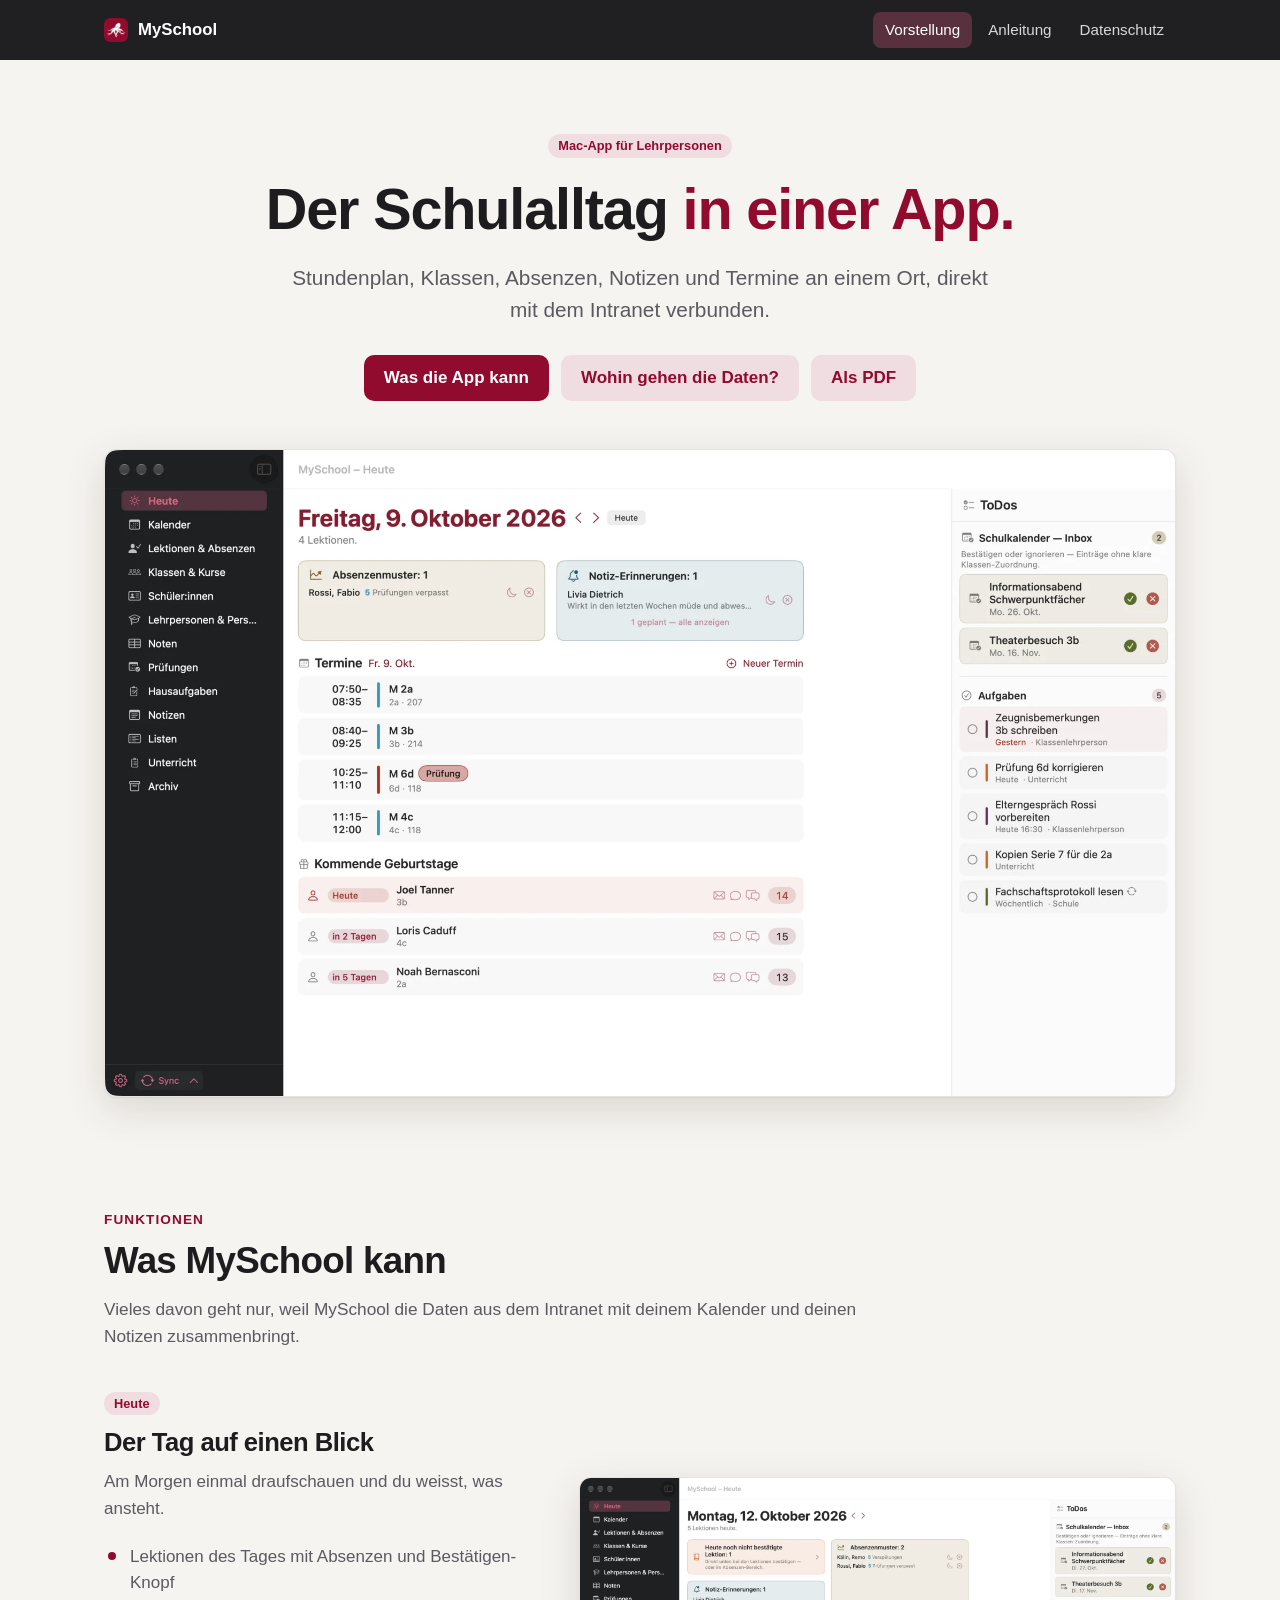
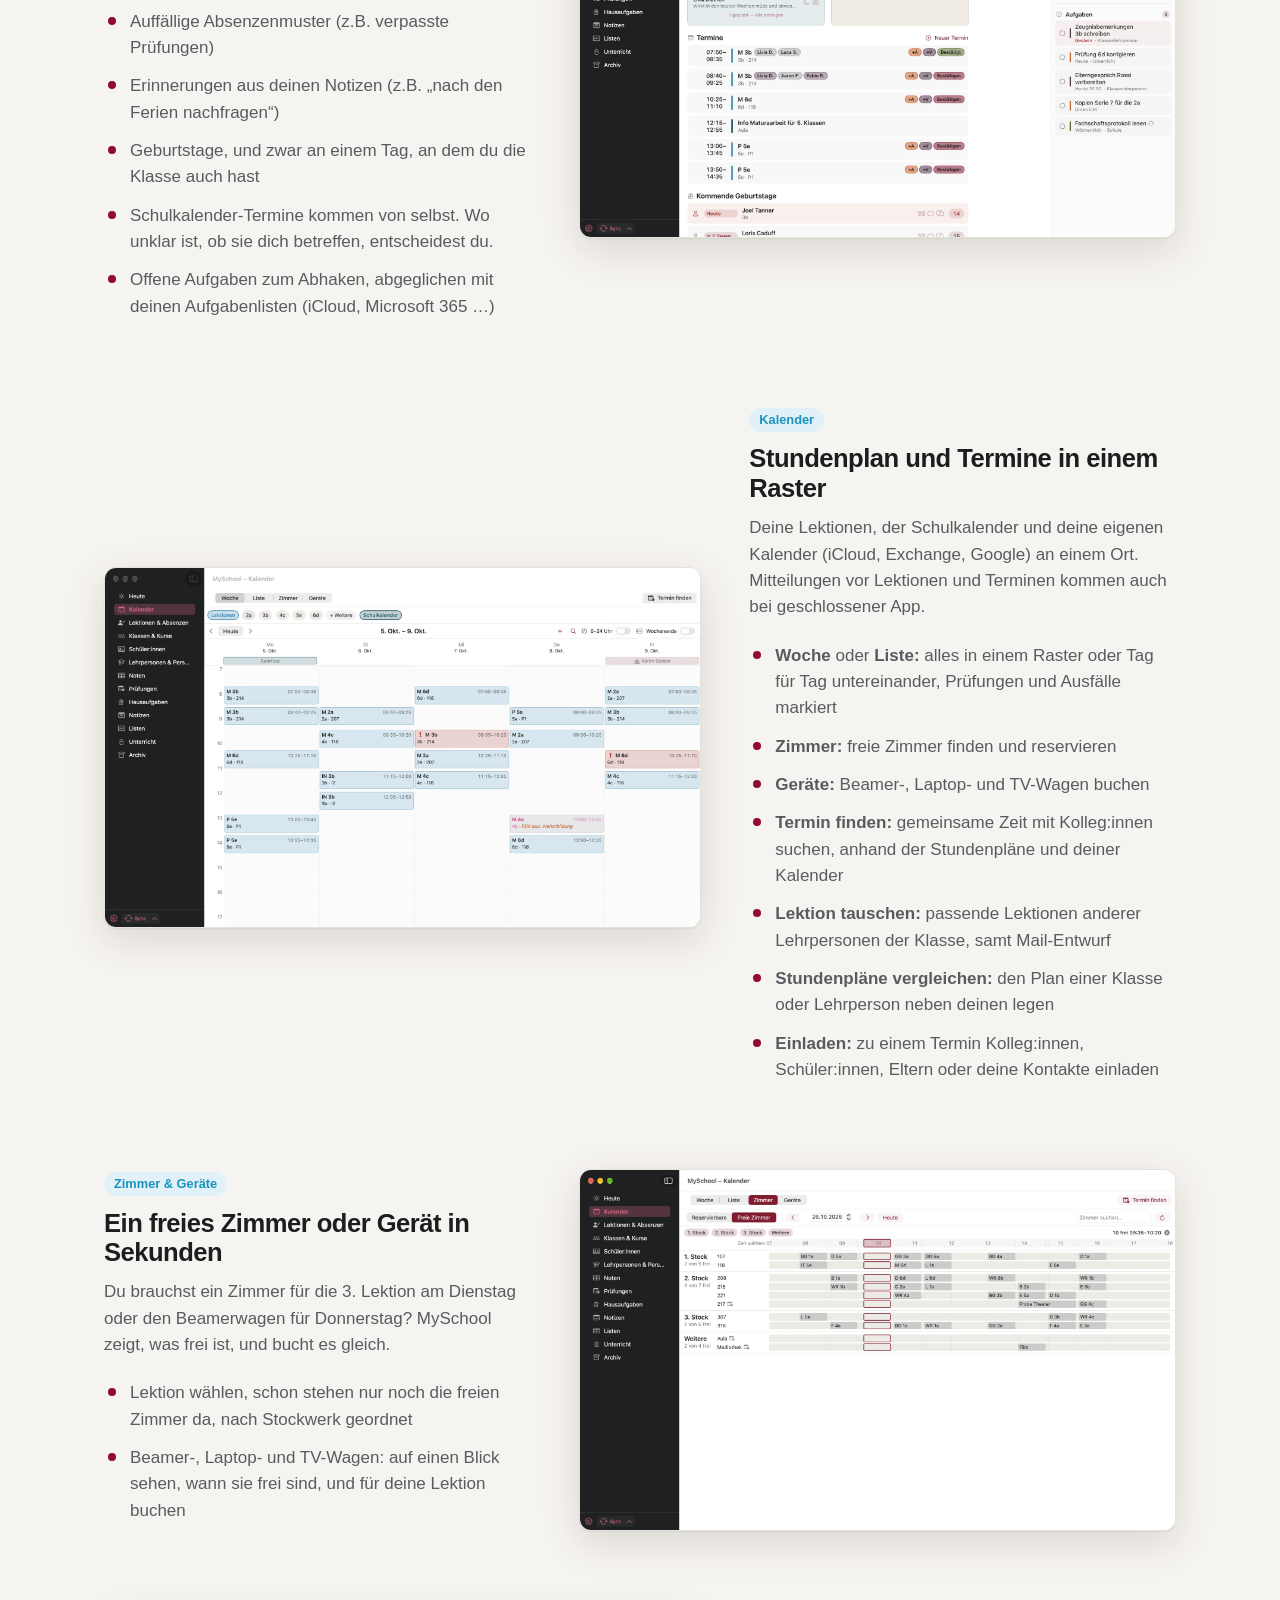
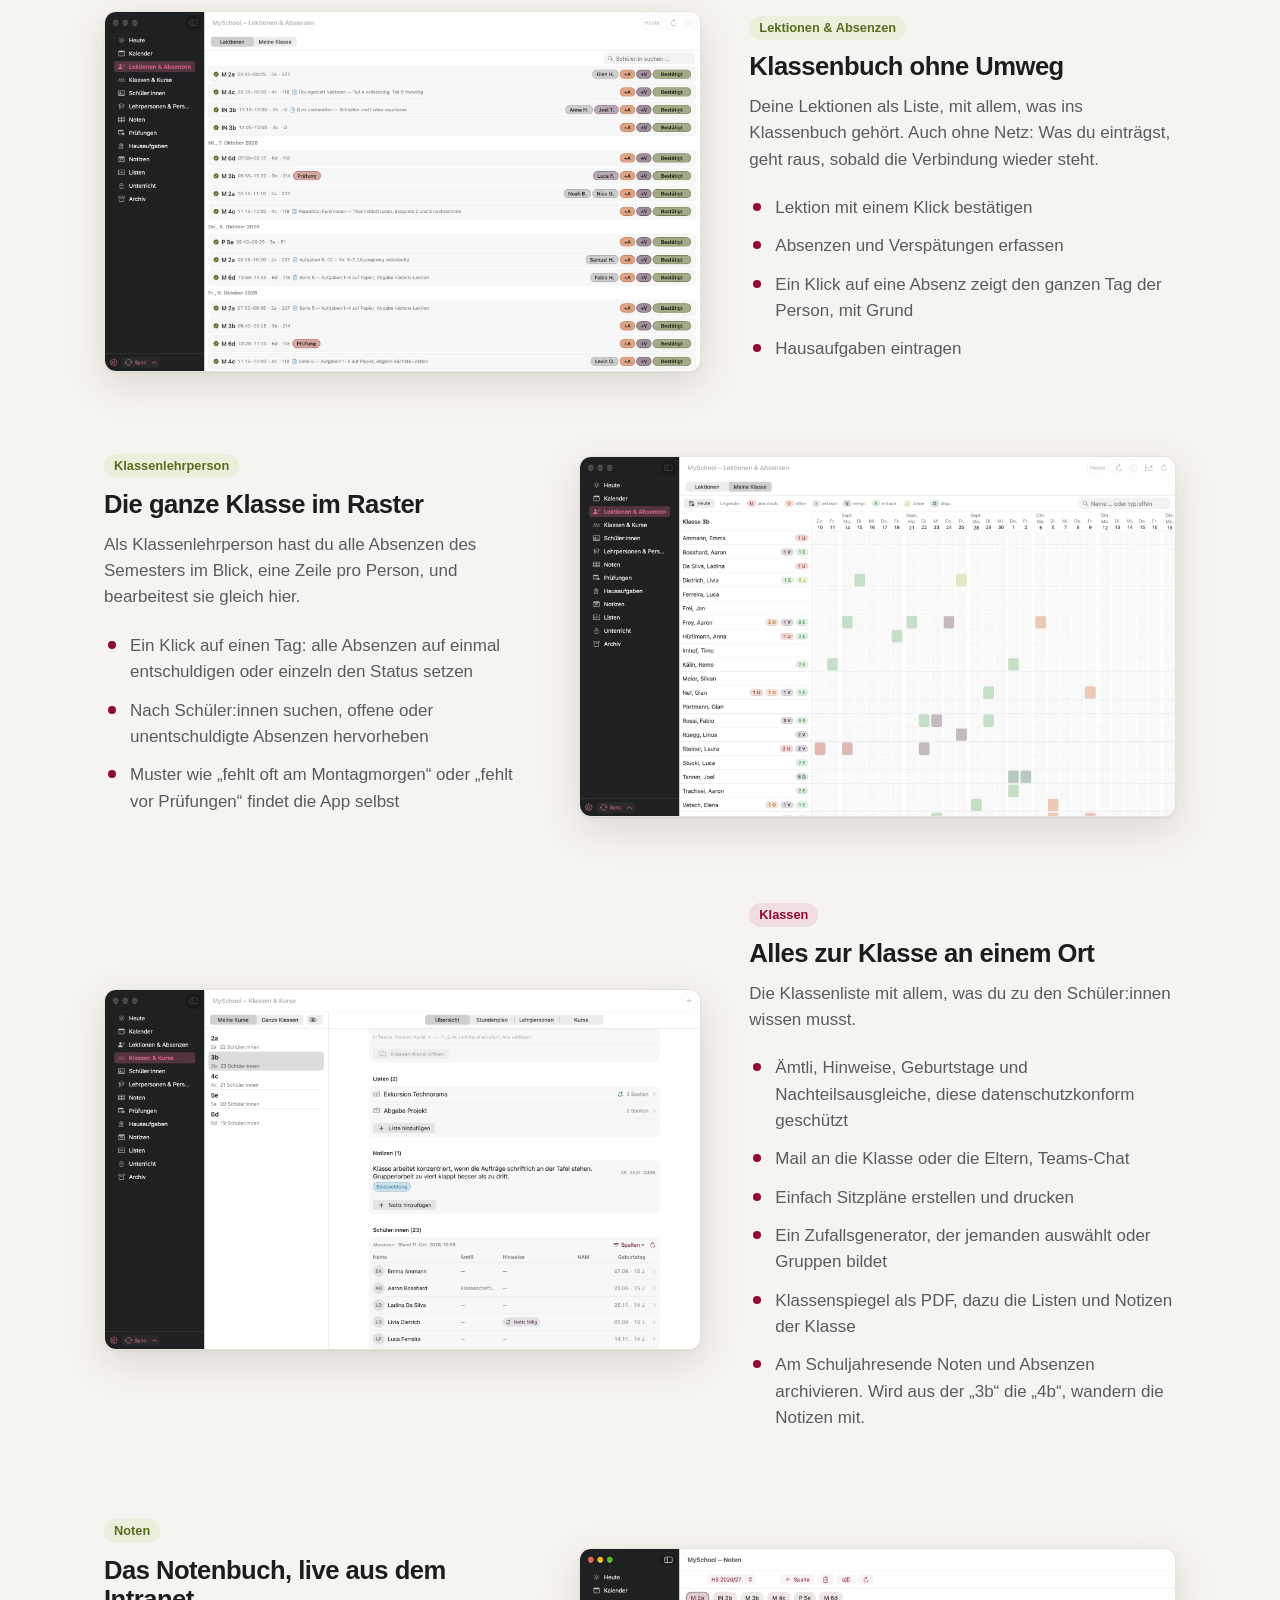
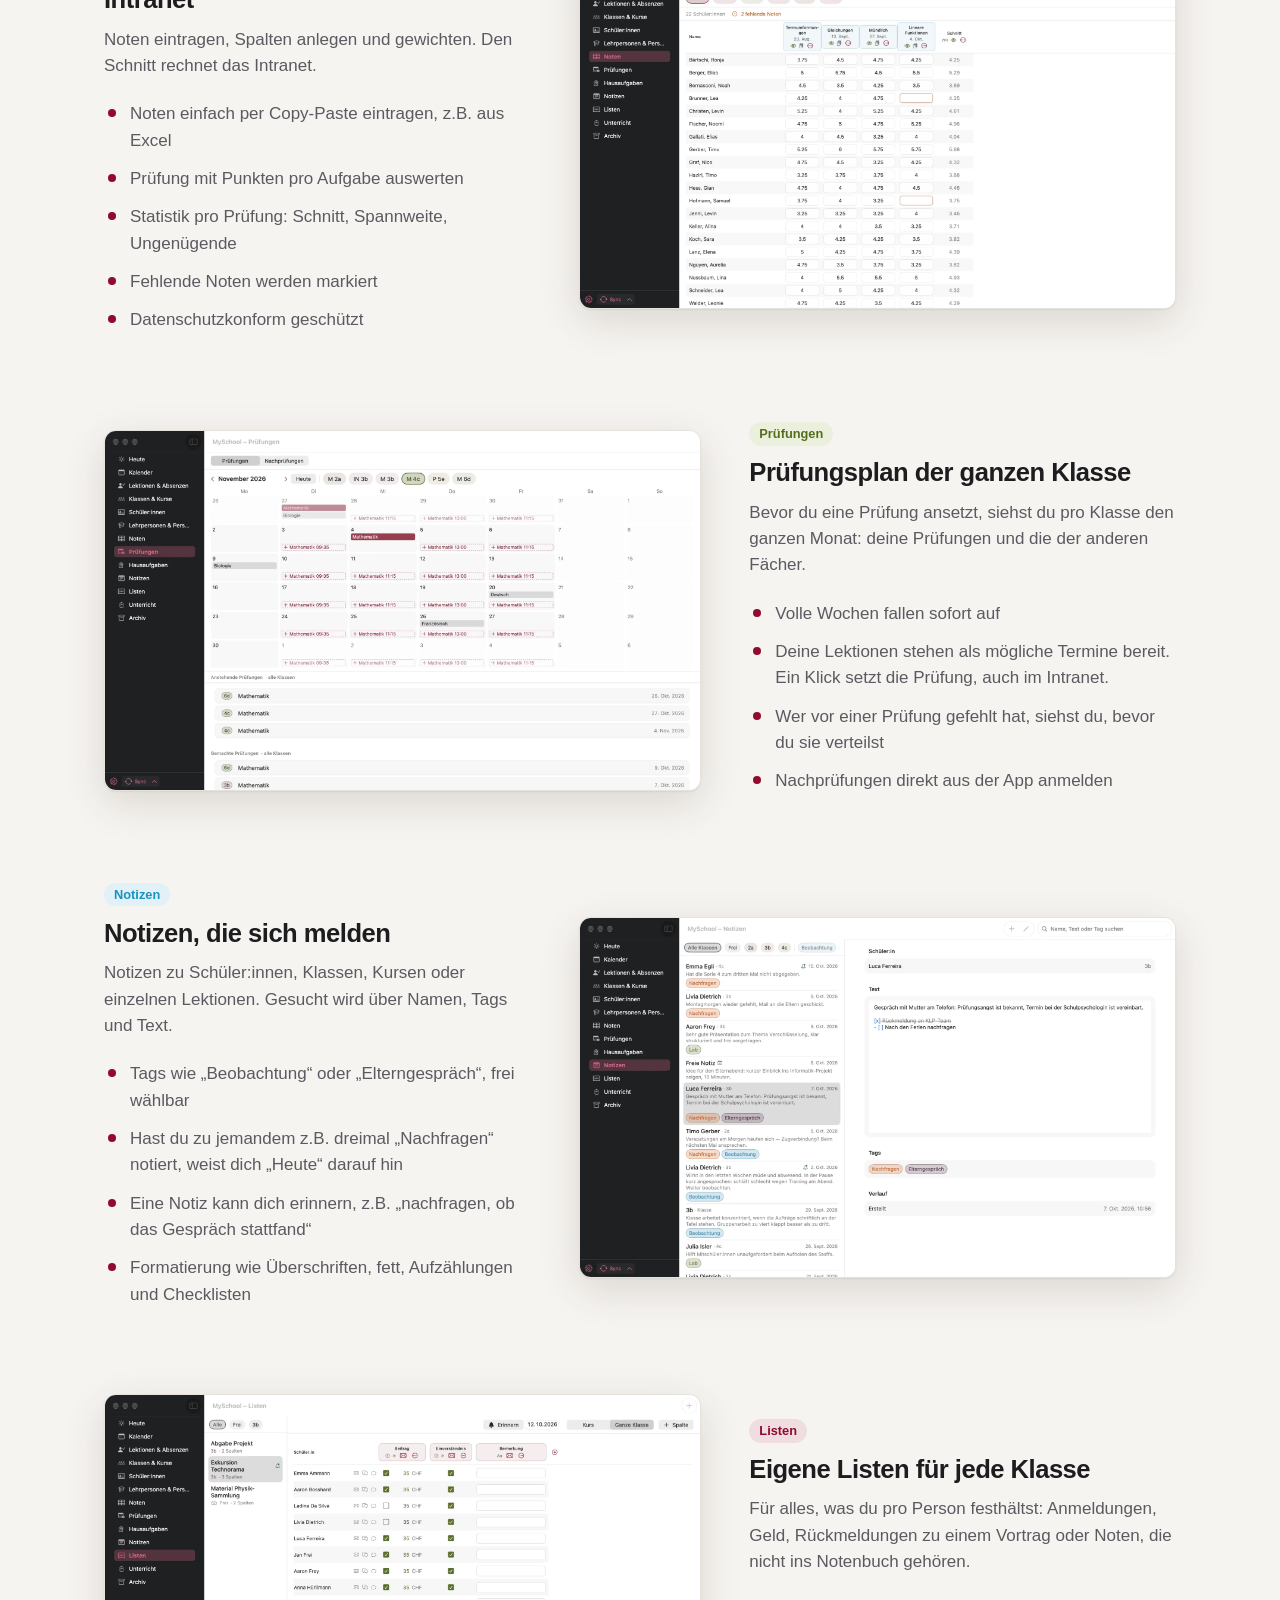
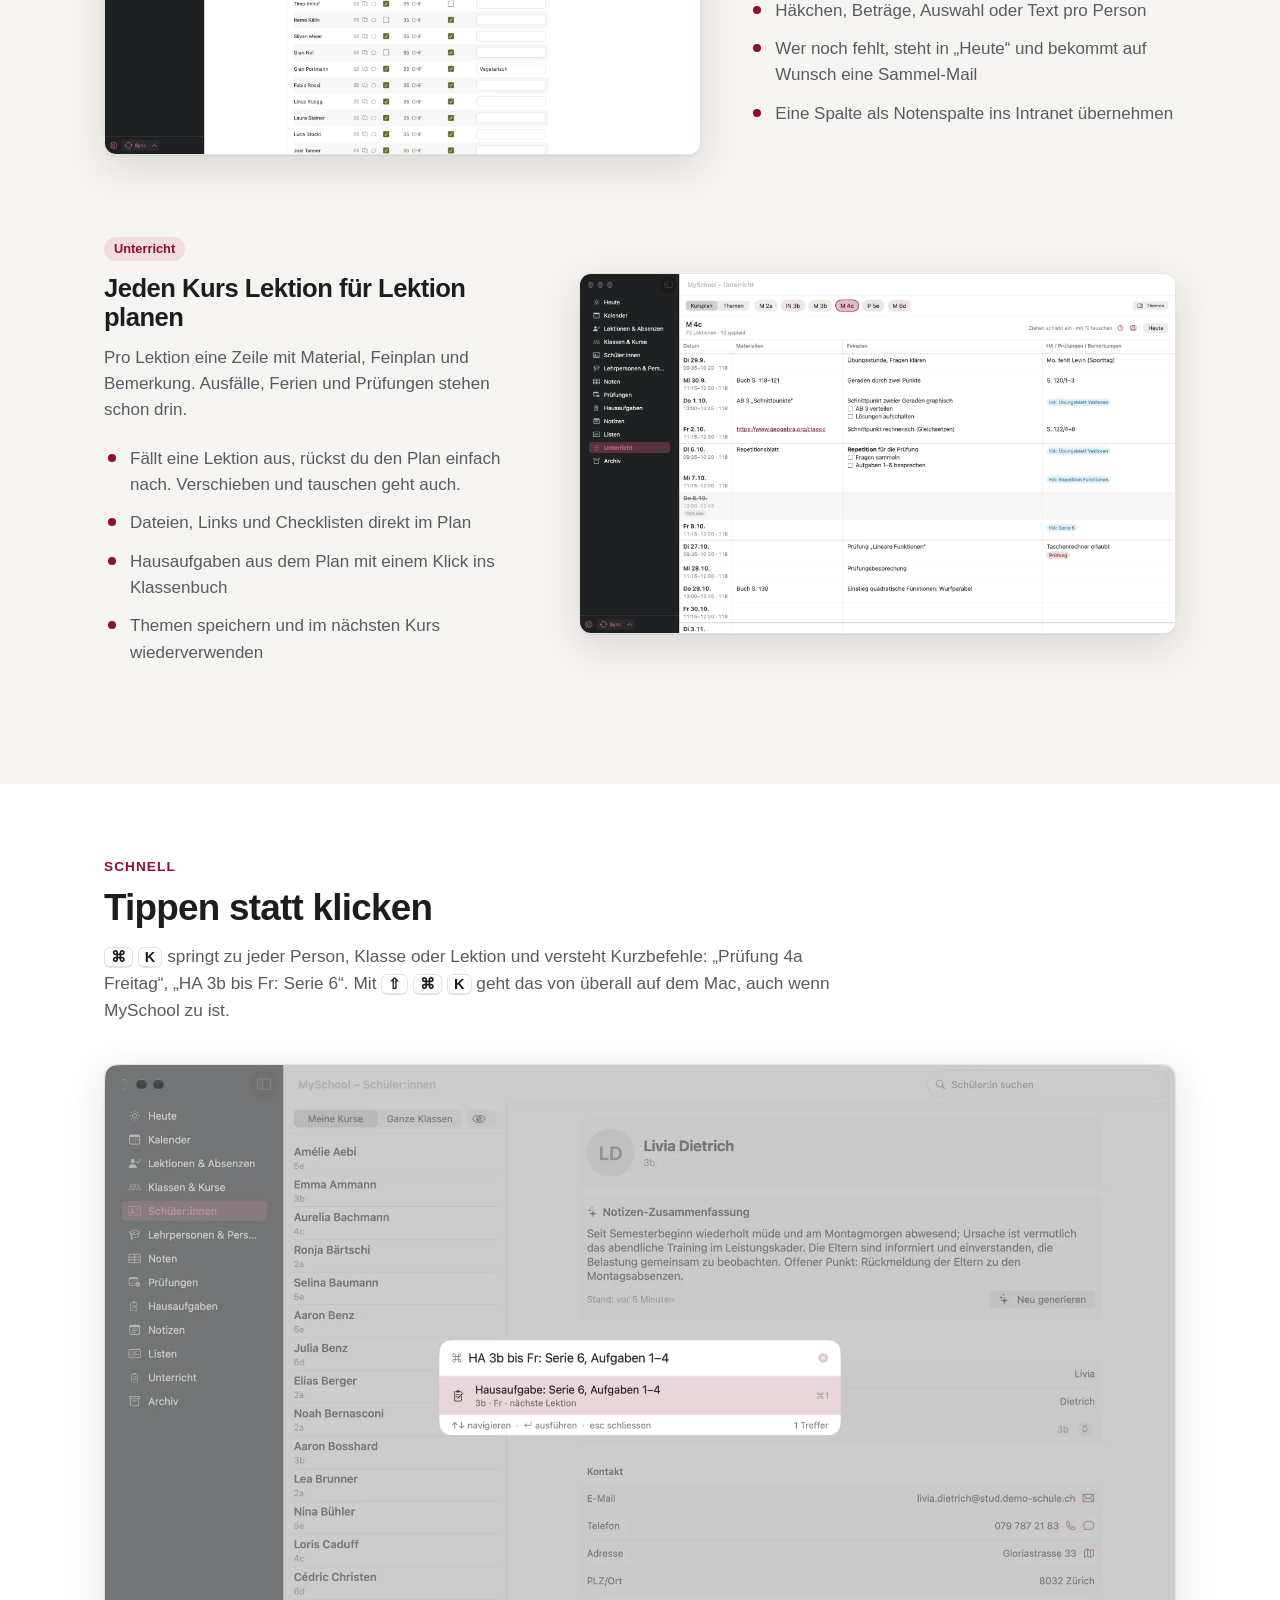
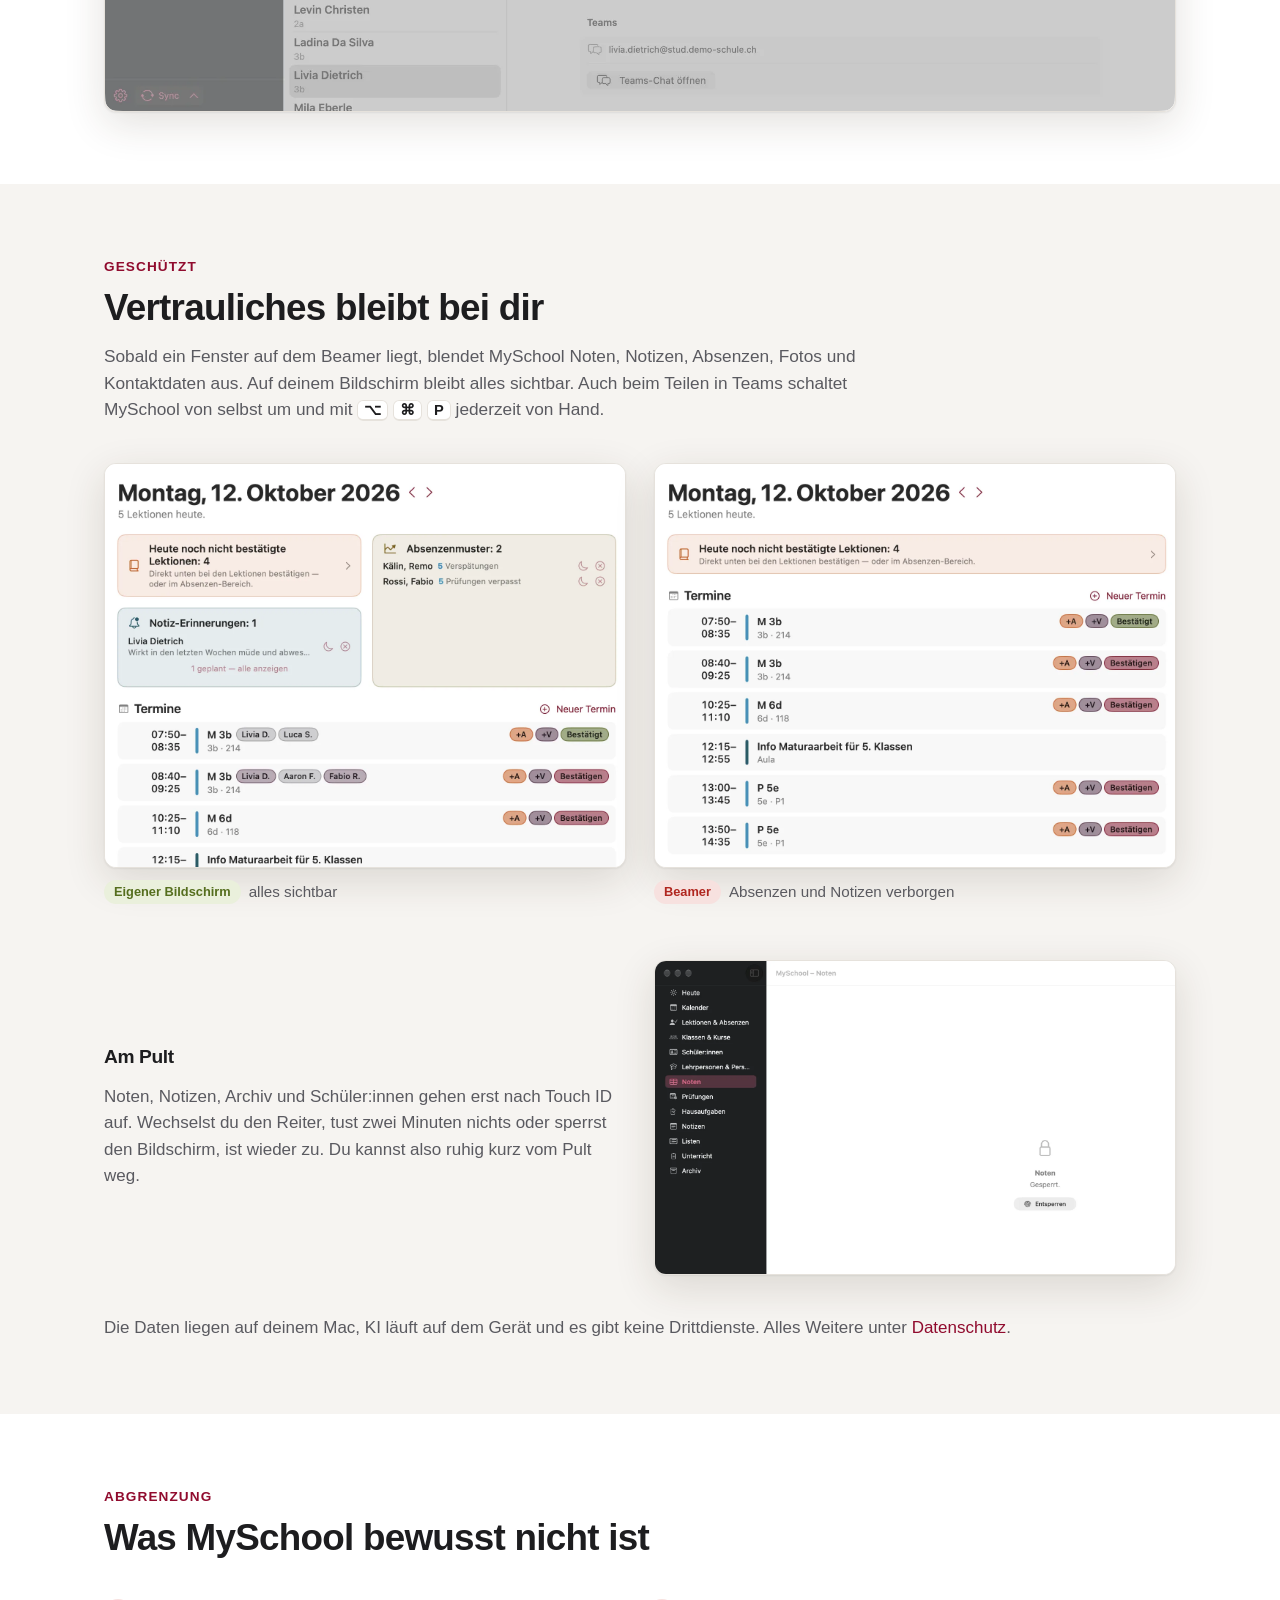
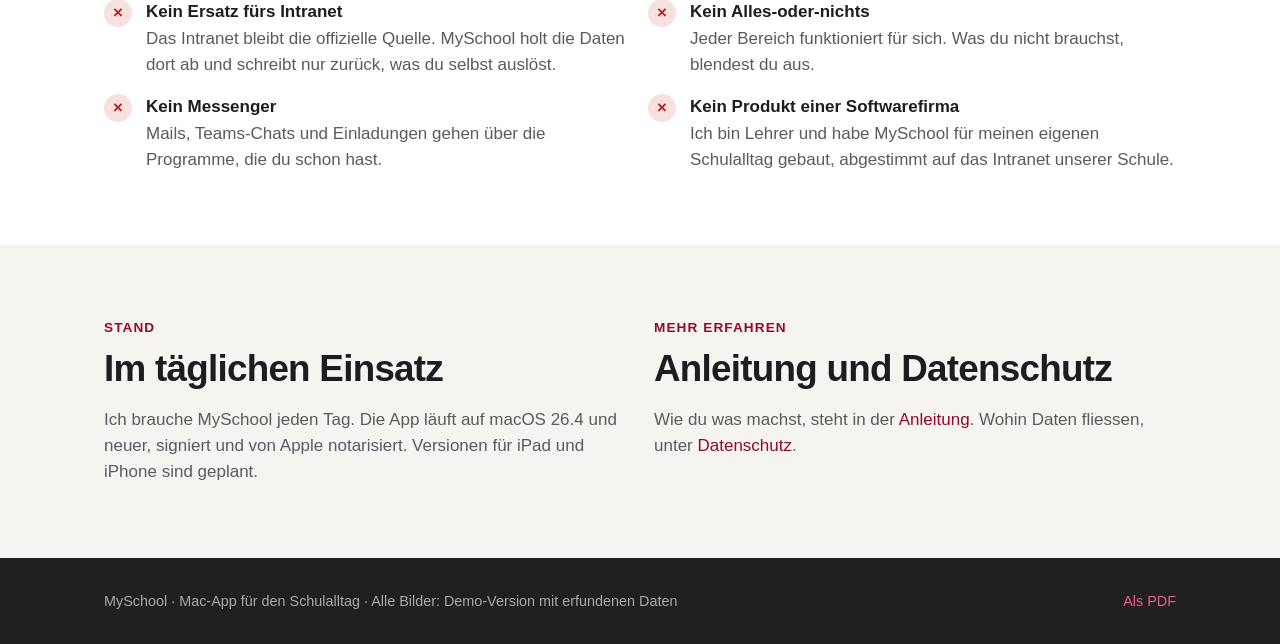
<file: index.html>
<!doctype html>
<html lang="de-CH" data-theme="light">
<head>
<meta charset="utf-8">
<meta name="viewport" content="width=device-width, initial-scale=1">
<title>MySchool</title>
<meta name="description" content="MySchool – der Schulalltag einer Lehrperson in einer Mac-App: Stundenplan, Klassen, Absenzen, Notizen und Termine an einem Ort, offline-first und mit den Daten auf dem eigenen Gerät.">
<link rel="icon" href="img/icon.png?v=2">
<link rel="apple-touch-icon" href="img/apple-touch-icon.png">
<link rel="stylesheet" href="style.css?v=5">
</head>
<body>

<header class="kopf">
  <div class="huelle">
    <a class="marke" href="index.html"><img src="img/icon.png?v=2" alt="">MySchool</a>
    <nav class="navi">
      <a href="index.html" aria-current="page">Vorstellung</a>
      <a href="anleitung.html">Anleitung</a>
      <a href="datenschutz.html">Datenschutz</a>
    </nav>
  </div>
</header>

<main>
  <section class="held">
    <div class="huelle">
      <span class="pille">Mac-App für Lehrpersonen</span>
      <h1>Der Schulalltag <span>in einer App.</span></h1>
      <p class="lead">Stundenplan, Klassen, Absenzen, Notizen und Termine an einem Ort, direkt mit dem Intranet verbunden.</p>
      <div class="knoepfe">
        <a class="knopf" href="#funktionen">Was die App kann</a>
        <a class="knopf leise" href="datenschutz.html">Wohin gehen die Daten?</a>
        <a class="knopf leise" href="MySchool-Vorstellung.pdf">Als PDF</a>
      </div>
      <div class="fenster"><img src="img/heute.webp" width="2000" height="1207" alt="Die Heute-Ansicht: Lektionen des Tages, ein erkanntes Absenzenmuster, eine fällige Notiz-Erinnerung, kommende Geburtstage, neue Einträge aus dem Schulkalender und offene Aufgaben."></div>
    </div>
  </section>

  <section class="abschnitt" id="funktionen">
    <div class="huelle">
      <div class="abschnitt-kopf">
        <div class="kicker">Funktionen</div>
        <h2>Was MySchool kann</h2>
        <p>Vieles davon geht nur, weil MySchool die Daten aus dem Intranet mit deinem Kalender und deinen Notizen zusammenbringt.</p>
      </div>

      <div class="funktion">
        <div class="text">
          <span class="pille">Heute</span>
          <h3 style="margin-top:12px">Der Tag auf einen Blick</h3>
          <p>Am Morgen einmal draufschauen und du weisst, was ansteht.</p>
          <ul>
            <li>Lektionen des Tages mit Absenzen und Bestätigen-Knopf</li>
            <li>Auffällige Absenzenmuster (z.B. verpasste Prüfungen)</li>
            <li>Erinnerungen aus deinen Notizen (z.B. „nach den Ferien nachfragen“)</li>
            <li>Geburtstage, und zwar an einem Tag, an dem du die Klasse auch hast</li>
            <li>Schulkalender-Termine kommen von selbst. Wo unklar ist, ob sie dich betreffen, entscheidest du.</li>
            <li>Offene Aufgaben zum Abhaken, abgeglichen mit deinen Aufgabenlisten (iCloud, Microsoft 365 …)</li>
          </ul>
        </div>
        <div class="fenster"><img src="img/heute_tag.webp" width="2000" height="1207" alt="Heute-Ansicht am Montagmorgen: Lektionen mit Absenzen und Bestätigen-Knopf, ein Termin aus dem Schulkalender, zwei Absenzenmuster und ein Hinweis auf eine noch nicht bestätigte Lektion"></div>
      </div>

      <div class="funktion umgekehrt">
        <div class="text">
          <span class="pille himmel">Kalender</span>
          <h3 style="margin-top:12px">Stundenplan und Termine in einem Raster</h3>
          <p>Deine Lektionen, der Schulkalender und deine eigenen Kalender (iCloud, Exchange, Google) an einem Ort. Mitteilungen vor Lektionen und Terminen kommen auch bei geschlossener App.</p>
          <ul>
            <li><b>Woche</b> oder <b>Liste:</b> alles in einem Raster oder Tag für Tag untereinander, Prüfungen und Ausfälle markiert</li>
            <li><b>Zimmer:</b> freie Zimmer finden und reservieren</li>
            <li><b>Geräte:</b> Beamer-, Laptop- und TV-Wagen buchen</li>
            <li><b>Termin finden:</b> gemeinsame Zeit mit Kolleg:innen suchen, anhand der Stundenpläne und deiner Kalender</li>
            <li><b>Lektion tauschen:</b> passende Lektionen anderer Lehrpersonen der Klasse, samt Mail-Entwurf</li>
            <li><b>Stundenpläne vergleichen:</b> den Plan einer Klasse oder Lehrperson neben deinen legen</li>
            <li><b>Einladen:</b> zu einem Termin Kolleg:innen, Schüler:innen, Eltern oder deine Kontakte einladen</li>
          </ul>
        </div>
        <div class="fenster"><img src="img/kalender.webp" width="2000" height="1207" alt="Wochenkalender mit Lektionen, zwei Prüfungen, einem Ausfall und einem Sporttag"></div>
      </div>

      <div class="funktion">
        <div class="text">
          <span class="pille himmel">Zimmer &amp; Geräte</span>
          <h3 style="margin-top:12px">Ein freies Zimmer oder Gerät in Sekunden</h3>
          <p>Du brauchst ein Zimmer für die 3. Lektion am Dienstag oder den Beamerwagen für Donnerstag? MySchool zeigt, was frei ist, und bucht es gleich.</p>
          <ul>
            <li>Lektion wählen, schon stehen nur noch die freien Zimmer da, nach Stockwerk geordnet</li>
            <li>Beamer-, Laptop- und TV-Wagen: auf einen Blick sehen, wann sie frei sind, und für deine Lektion buchen</li>
          </ul>
        </div>
        <div class="fenster"><img src="img/zimmer.webp" width="2000" height="1207" alt="Freie Zimmer am Montag: zur gewählten Lektion sind zehn Zimmer frei, nach Stockwerk gruppiert"></div>
      </div>

      <div class="funktion umgekehrt">
        <div class="text">
          <span class="pille moos">Lektionen &amp; Absenzen</span>
          <h3 style="margin-top:12px">Klassenbuch ohne Umweg</h3>
          <p>Deine Lektionen als Liste, mit allem, was ins Klassenbuch gehört. Auch ohne Netz: Was du einträgst, geht raus, sobald die Verbindung wieder steht.</p>
          <ul>
            <li>Lektion mit einem Klick bestätigen</li>
            <li>Absenzen und Verspätungen erfassen</li>
            <li>Ein Klick auf eine Absenz zeigt den ganzen Tag der Person, mit Grund</li>
            <li>Hausaufgaben eintragen</li>
          </ul>
        </div>
        <div class="fenster"><img src="img/lektionen.webp" width="2000" height="1207" alt="Lektionenliste mit Hausaufgaben, Absenzen und Bestätigen-Knöpfen"></div>
      </div>

      <div class="funktion">
        <div class="text">
          <span class="pille moos">Klassenlehrperson</span>
          <h3 style="margin-top:12px">Die ganze Klasse im Raster</h3>
          <p>Als Klassenlehrperson hast du alle Absenzen des Semesters im Blick, eine Zeile pro Person, und bearbeitest sie gleich hier.</p>
          <ul>
            <li>Ein Klick auf einen Tag: alle Absenzen auf einmal entschuldigen oder einzeln den Status setzen</li>
            <li>Nach Schüler:innen suchen, offene oder unentschuldigte Absenzen hervorheben</li>
            <li>Muster wie „fehlt oft am Montagmorgen“ oder „fehlt vor Prüfungen“ findet die App selbst</li>
          </ul>
        </div>
        <div class="fenster"><img src="img/klassenraster.webp" width="2000" height="1207" alt="Absenzen-Raster einer Klasse über das Semester"></div>
      </div>

      <div class="funktion umgekehrt">
        <div class="text">
          <span class="pille">Klassen</span>
          <h3 style="margin-top:12px">Alles zur Klasse an einem Ort</h3>
          <p>Die Klassenliste mit allem, was du zu den Schüler:innen wissen musst.</p>
          <ul>
            <li>Ämtli, Hinweise, Geburtstage und Nachteilsausgleiche, diese datenschutzkonform geschützt</li>
            <li>Mail an die Klasse oder die Eltern, Teams-Chat</li>
            <li>Einfach Sitzpläne erstellen und drucken</li>
            <li>Ein Zufallsgenerator, der jemanden auswählt oder Gruppen bildet</li>
            <li>Klassenspiegel als PDF, dazu die Listen und Notizen der Klasse</li>
            <li>Am Schuljahresende Noten und Absenzen archivieren. Wird aus der „3b“ die „4b“, wandern die Notizen mit.</li>
          </ul>
        </div>
        <div class="fenster"><img src="img/klasse.webp" width="2000" height="1207" alt="Klassenübersicht mit Notizen und Schülertabelle"></div>
      </div>

      <div class="funktion">
        <div class="text">
          <span class="pille moos">Noten</span>
          <h3 style="margin-top:12px">Das Notenbuch, live aus dem Intranet</h3>
          <p>Noten eintragen, Spalten anlegen und gewichten. Den Schnitt rechnet das Intranet.</p>
          <ul>
            <li>Noten einfach per Copy-Paste eintragen, z.B. aus Excel</li>
            <li>Prüfung mit Punkten pro Aufgabe auswerten</li>
            <li>Statistik pro Prüfung: Schnitt, Spannweite, Ungenügende</li>
            <li>Fehlende Noten werden markiert</li>
            <li>Datenschutzkonform geschützt</li>
          </ul>
        </div>
        <div class="fenster"><img src="img/noten.webp" width="2000" height="1207" alt="Notenbuch einer Klasse mit vier Prüfungen, Schnitt und zwei fehlenden Noten"></div>
      </div>

      <div class="funktion umgekehrt">
        <div class="text">
          <span class="pille moos">Prüfungen</span>
          <h3 style="margin-top:12px">Prüfungsplan der ganzen Klasse</h3>
          <p>Bevor du eine Prüfung ansetzt, siehst du pro Klasse den ganzen Monat: deine Prüfungen und die der anderen Fächer.</p>
          <ul>
            <li>Volle Wochen fallen sofort auf</li>
            <li>Deine Lektionen stehen als mögliche Termine bereit. Ein Klick setzt die Prüfung, auch im Intranet.</li>
            <li>Wer vor einer Prüfung gefehlt hat, siehst du, bevor du sie verteilst</li>
            <li>Nachprüfungen direkt aus der App anmelden</li>
          </ul>
        </div>
        <div class="fenster"><img src="img/pruefungen.webp" width="2000" height="1207" alt="Prüfungsplan im November: eigene Mathematik-Prüfungen, Prüfungen in Biologie, Deutsch und Französisch und freie Lektionen"></div>
      </div>

      <div class="funktion">
        <div class="text">
          <span class="pille himmel">Notizen</span>
          <h3 style="margin-top:12px">Notizen, die sich melden</h3>
          <p>Notizen zu Schüler:innen, Klassen, Kursen oder einzelnen Lektionen. Gesucht wird über Namen, Tags und Text.</p>
          <ul>
            <li>Tags wie „Beobachtung“ oder „Elterngespräch“, frei wählbar</li>
            <li>Hast du zu jemandem z.B. dreimal „Nachfragen“ notiert, weist dich „Heute“ darauf hin</li>
            <li>Eine Notiz kann dich erinnern, z.B. „nachfragen, ob das Gespräch stattfand“</li>
            <li>Formatierung wie Überschriften, fett, Aufzählungen und Checklisten</li>
          </ul>
        </div>
        <div class="fenster"><img src="img/notizen.webp" width="2000" height="1207" alt="Notizenliste mit Tags und einer geöffneten Notiz mit Checkliste"></div>
      </div>

      <div class="funktion umgekehrt">
        <div class="text">
          <span class="pille">Listen</span>
          <h3 style="margin-top:12px">Eigene Listen für jede Klasse</h3>
          <p>Für alles, was du pro Person festhältst: Anmeldungen, Geld, Rückmeldungen zu einem Vortrag oder Noten, die nicht ins Notenbuch gehören.</p>
          <ul>
            <li>Häkchen, Beträge, Auswahl oder Text pro Person</li>
            <li>Wer noch fehlt, steht in „Heute“ und bekommt auf Wunsch eine Sammel-Mail</li>
            <li>Eine Spalte als Notenspalte ins Intranet übernehmen</li>
          </ul>
        </div>
        <div class="fenster"><img src="img/listen.webp" width="2000" height="1207" alt="Liste für eine Exkursion mit Beitrag und Einverständnis"></div>
      </div>

      <div class="funktion">
        <div class="text">
          <span class="pille">Unterricht</span>
          <h3 style="margin-top:12px">Jeden Kurs Lektion für Lektion planen</h3>
          <p>Pro Lektion eine Zeile mit Material, Feinplan und Bemerkung. Ausfälle, Ferien und Prüfungen stehen schon drin.</p>
          <ul>
            <li>Fällt eine Lektion aus, rückst du den Plan einfach nach. Verschieben und tauschen geht auch.</li>
            <li>Dateien, Links und Checklisten direkt im Plan</li>
            <li>Hausaufgaben aus dem Plan mit einem Klick ins Klassenbuch</li>
            <li>Themen speichern und im nächsten Kurs wiederverwenden</li>
          </ul>
        </div>
        <div class="fenster"><img src="img/unterricht.webp" width="2000" height="1207" alt="Kursplan einer Mathematikklasse: Material, Feinplan mit Checklisten, Hausaufgaben, eine ausgefallene Lektion und eine Prüfung"></div>
      </div>
    </div>
  </section>

  <section class="abschnitt hell">
    <div class="huelle">
      <div class="abschnitt-kopf">
        <div class="kicker">Schnell</div>
        <h2>Tippen statt klicken</h2>
        <p><kbd>⌘</kbd> <kbd>K</kbd> springt zu jeder Person, Klasse oder Lektion und versteht Kurzbefehle: „Prüfung 4a Freitag“, „HA 3b bis Fr: Serie 6“. Mit <kbd>⇧</kbd> <kbd>⌘</kbd> <kbd>K</kbd> geht das von überall auf dem Mac, auch wenn MySchool zu ist.</p>
      </div>
      <div class="fenster"><img src="img/palette.webp" width="2000" height="1207" alt="Befehlspalette: aus „HA 3b bis Fr: Serie 6“ wird eine Hausaufgabe für die nächste Lektion"></div>
    </div>
  </section>

  <section class="abschnitt">
    <div class="huelle">
      <div class="abschnitt-kopf">
        <div class="kicker">Geschützt</div>
        <h2>Vertrauliches bleibt bei dir</h2>
        <p>Sobald ein Fenster auf dem Beamer liegt, blendet MySchool Noten, Notizen, Absenzen, Fotos und Kontaktdaten aus. Auf deinem Bildschirm bleibt alles sichtbar. Auch beim Teilen in Teams schaltet MySchool von selbst um und mit <kbd>⌥</kbd> <kbd>⌘</kbd> <kbd>P</kbd> jederzeit von Hand.</p>
      </div>
      <div class="vergleich">
        <figure>
          <div class="fenster"><img src="img/heute_eigen.webp" width="1420" height="1100" alt="Heute auf dem eigenen Bildschirm: Absenzen bei den Lektionen, Absenzenmuster und eine Notiz-Erinnerung"></div>
          <figcaption><span class="pille moos">Eigener Bildschirm</span> alles sichtbar</figcaption>
        </figure>
        <figure>
          <div class="fenster"><img src="img/heute_beamer.webp" width="1420" height="1100" alt="Dieselbe Ansicht im Präsentationsmodus: Absenzen, Absenzenmuster und Notiz-Erinnerung sind verborgen"></div>
          <figcaption><span class="pille rost">Beamer</span> Absenzen und Notizen verborgen</figcaption>
        </figure>
      </div>
      <div class="zwei" style="margin-top:56px;align-items:center">
        <div>
          <h3>Am Pult</h3>
          <p style="margin-top:16px;color:var(--text-2)">Noten, Notizen, Archiv und Schüler:innen gehen erst nach Touch ID auf. Wechselst du den Reiter, tust zwei Minuten nichts oder sperrst den Bildschirm, ist wieder zu. Du kannst also ruhig kurz vom Pult weg.</p>
        </div>
        <div class="fenster"><img src="img/sperre.webp" width="1600" height="965" alt="Der Reiter Noten ist gesperrt und zeigt nur den Knopf Entsperren"></div>
      </div>
      <p style="margin-top:40px;color:var(--text-2)">Die Daten liegen auf deinem Mac, KI läuft auf dem Gerät und es gibt keine Drittdienste. Alles Weitere unter <a href="datenschutz.html">Datenschutz</a>.</p>
    </div>
  </section>

  <section class="abschnitt hell">
    <div class="huelle">
      <div class="abschnitt-kopf">
        <div class="kicker">Abgrenzung</div>
        <h2>Was MySchool bewusst nicht ist</h2>
      </div>
      <div class="nicht">
        <div><span class="x">×</span><p><b>Kein Ersatz fürs Intranet</b><span>Das Intranet bleibt die offizielle Quelle. MySchool holt die Daten dort ab und schreibt nur zurück, was du selbst auslöst.</span></p></div>
        <div><span class="x">×</span><p><b>Kein Alles-oder-nichts</b><span>Jeder Bereich funktioniert für sich. Was du nicht brauchst, blendest du aus.</span></p></div>
        <div><span class="x">×</span><p><b>Kein Messenger</b><span>Mails, Teams-Chats und Einladungen gehen über die Programme, die du schon hast.</span></p></div>
        <div><span class="x">×</span><p><b>Kein Produkt einer Softwarefirma</b><span>Ich bin Lehrer und habe MySchool für meinen eigenen Schulalltag gebaut, abgestimmt auf das Intranet unserer Schule.</span></p></div>
      </div>
    </div>
  </section>

  <section class="abschnitt">
    <div class="huelle zwei">
      <div>
        <div class="kicker">Stand</div>
        <h2>Im täglichen Einsatz</h2>
        <p style="margin-top:16px;color:var(--text-2)">Ich brauche MySchool jeden Tag. Die App läuft auf macOS 26.4 und neuer, signiert und von Apple notarisiert. Versionen für iPad und iPhone sind geplant.</p>
      </div>
      <div>
        <div class="kicker">Mehr erfahren</div>
        <h2>Anleitung und Datenschutz</h2>
        <p style="margin-top:16px;color:var(--text-2)">Wie du was machst, steht in der <a href="anleitung.html">Anleitung</a>. Wohin Daten fliessen, unter <a href="datenschutz.html">Datenschutz</a>.</p>
      </div>
    </div>
  </section>
</main>

<footer class="fuss">
  <div class="huelle">
    <span>MySchool · Mac-App für den Schulalltag · Alle Bilder: Demo-Version mit erfundenen Daten</span>
    <span><a href="MySchool-Vorstellung.pdf">Als PDF</a></span>
  </div>
</footer>
</body>
</html>
</file>
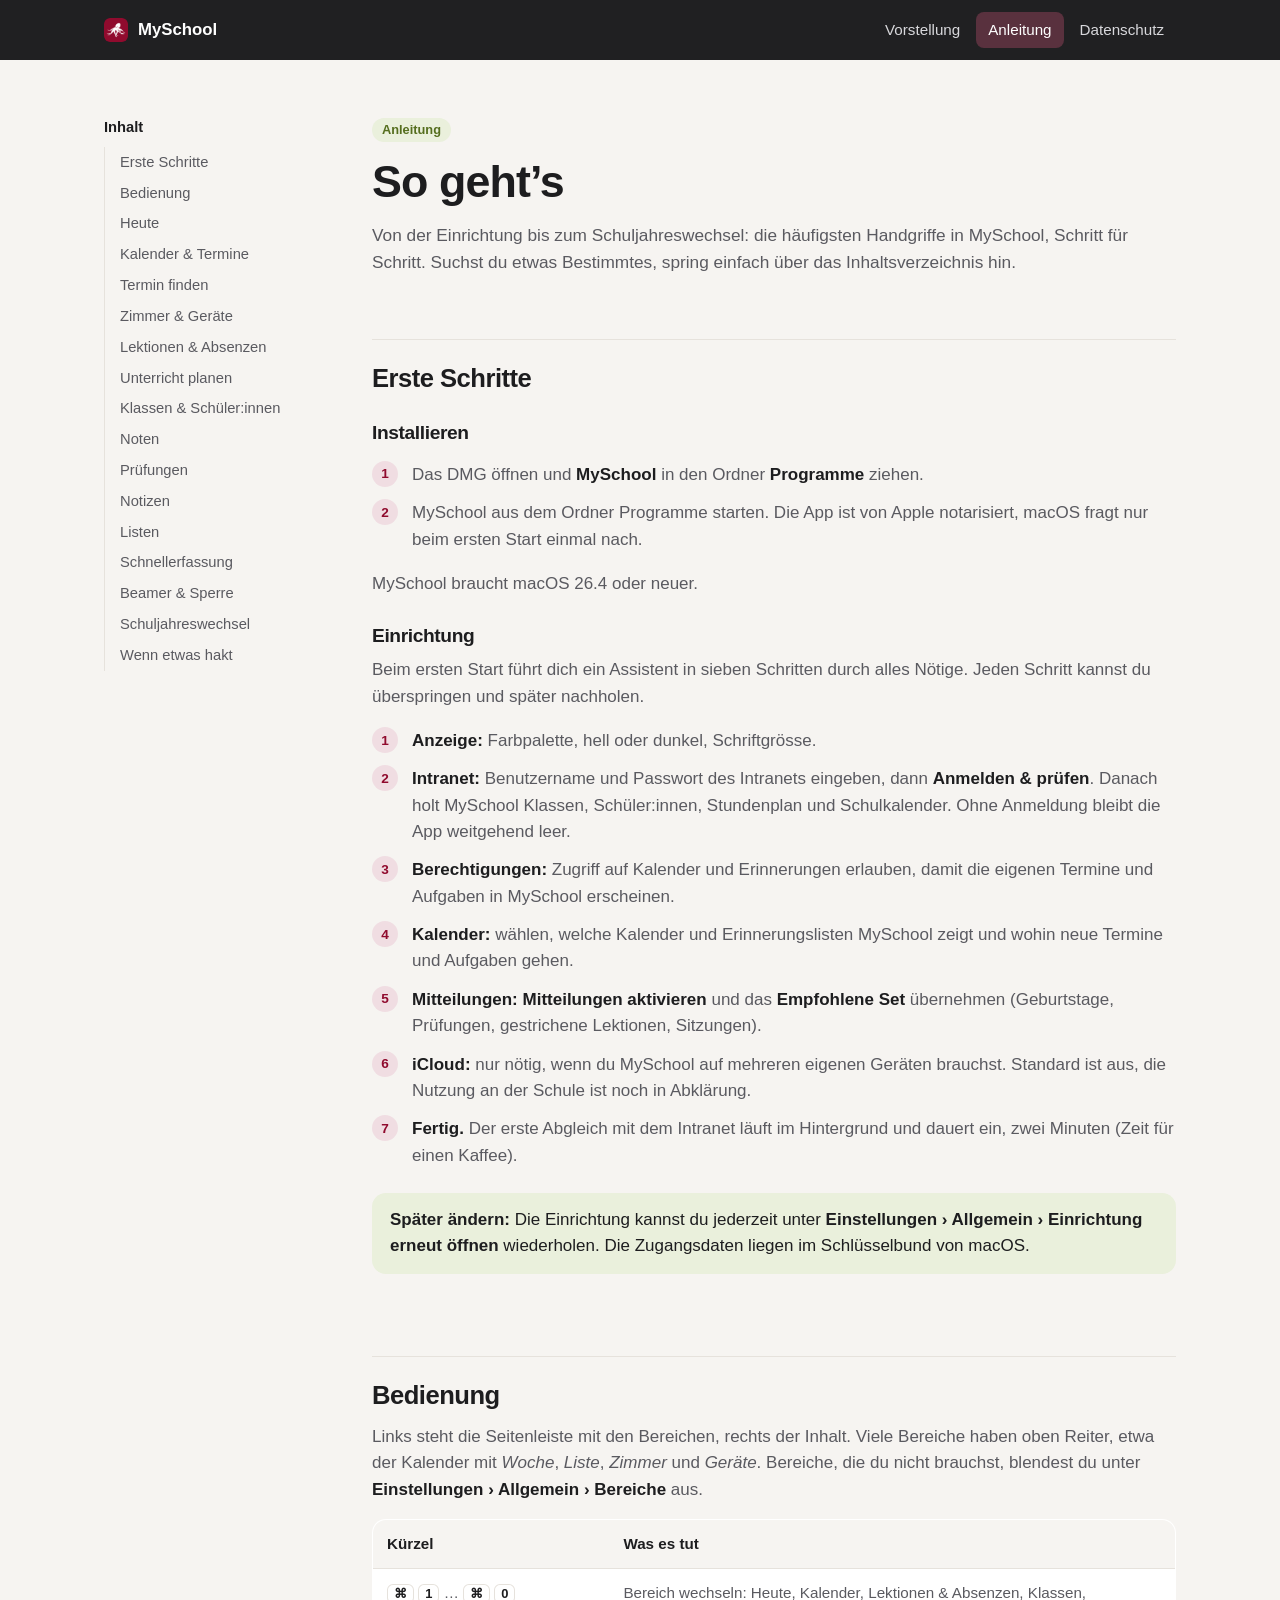
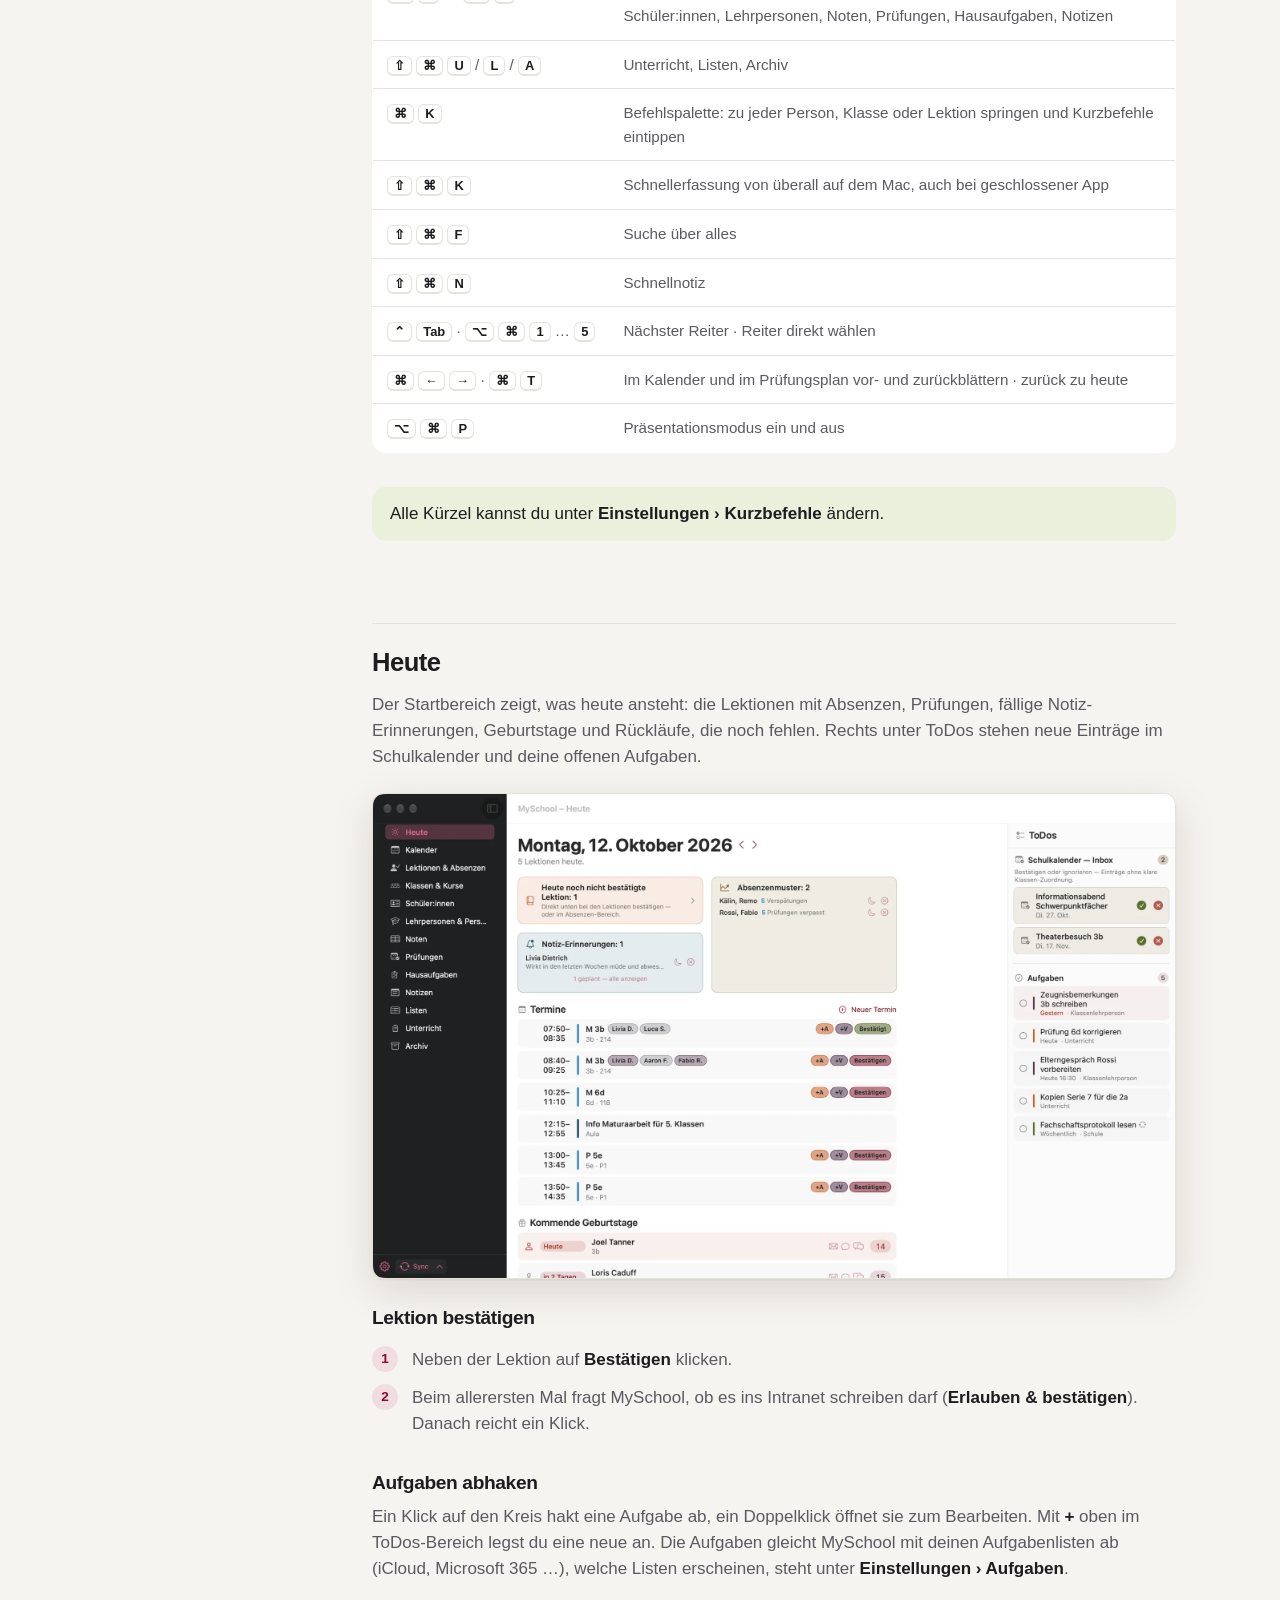
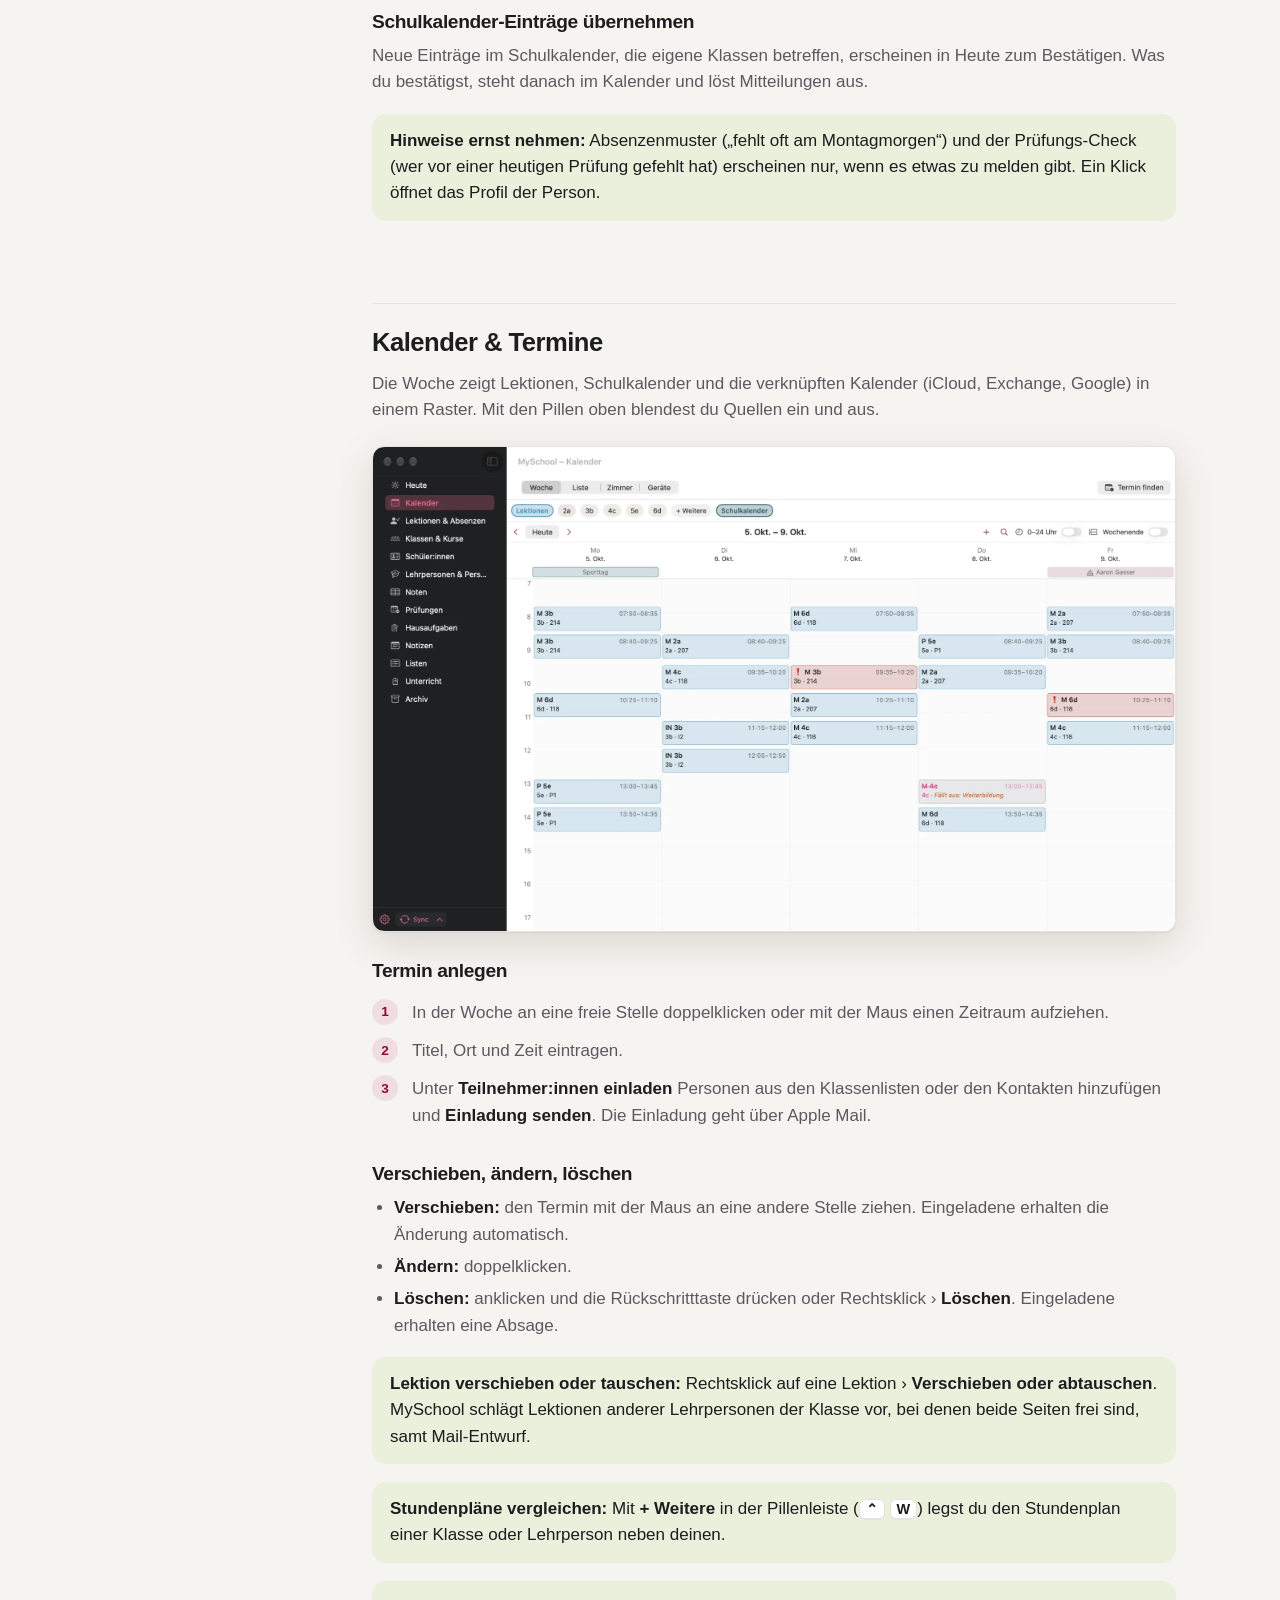
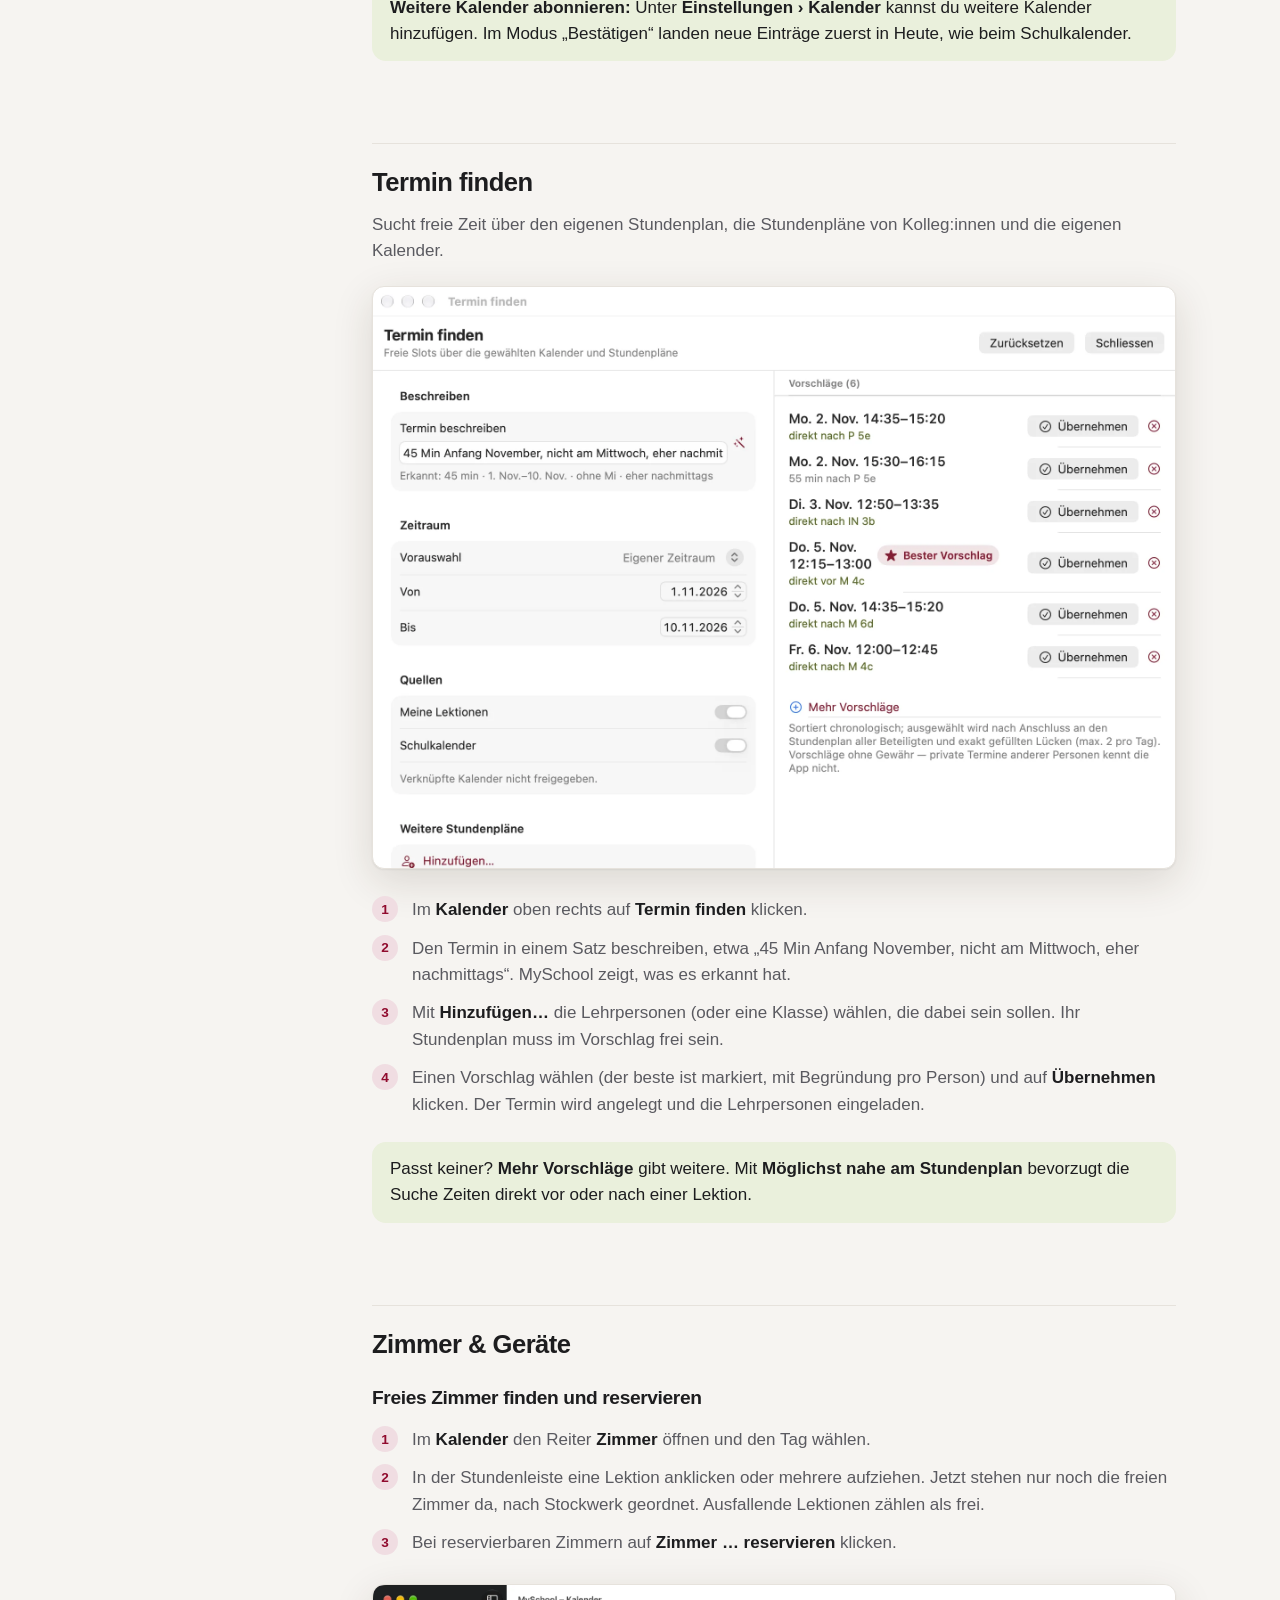
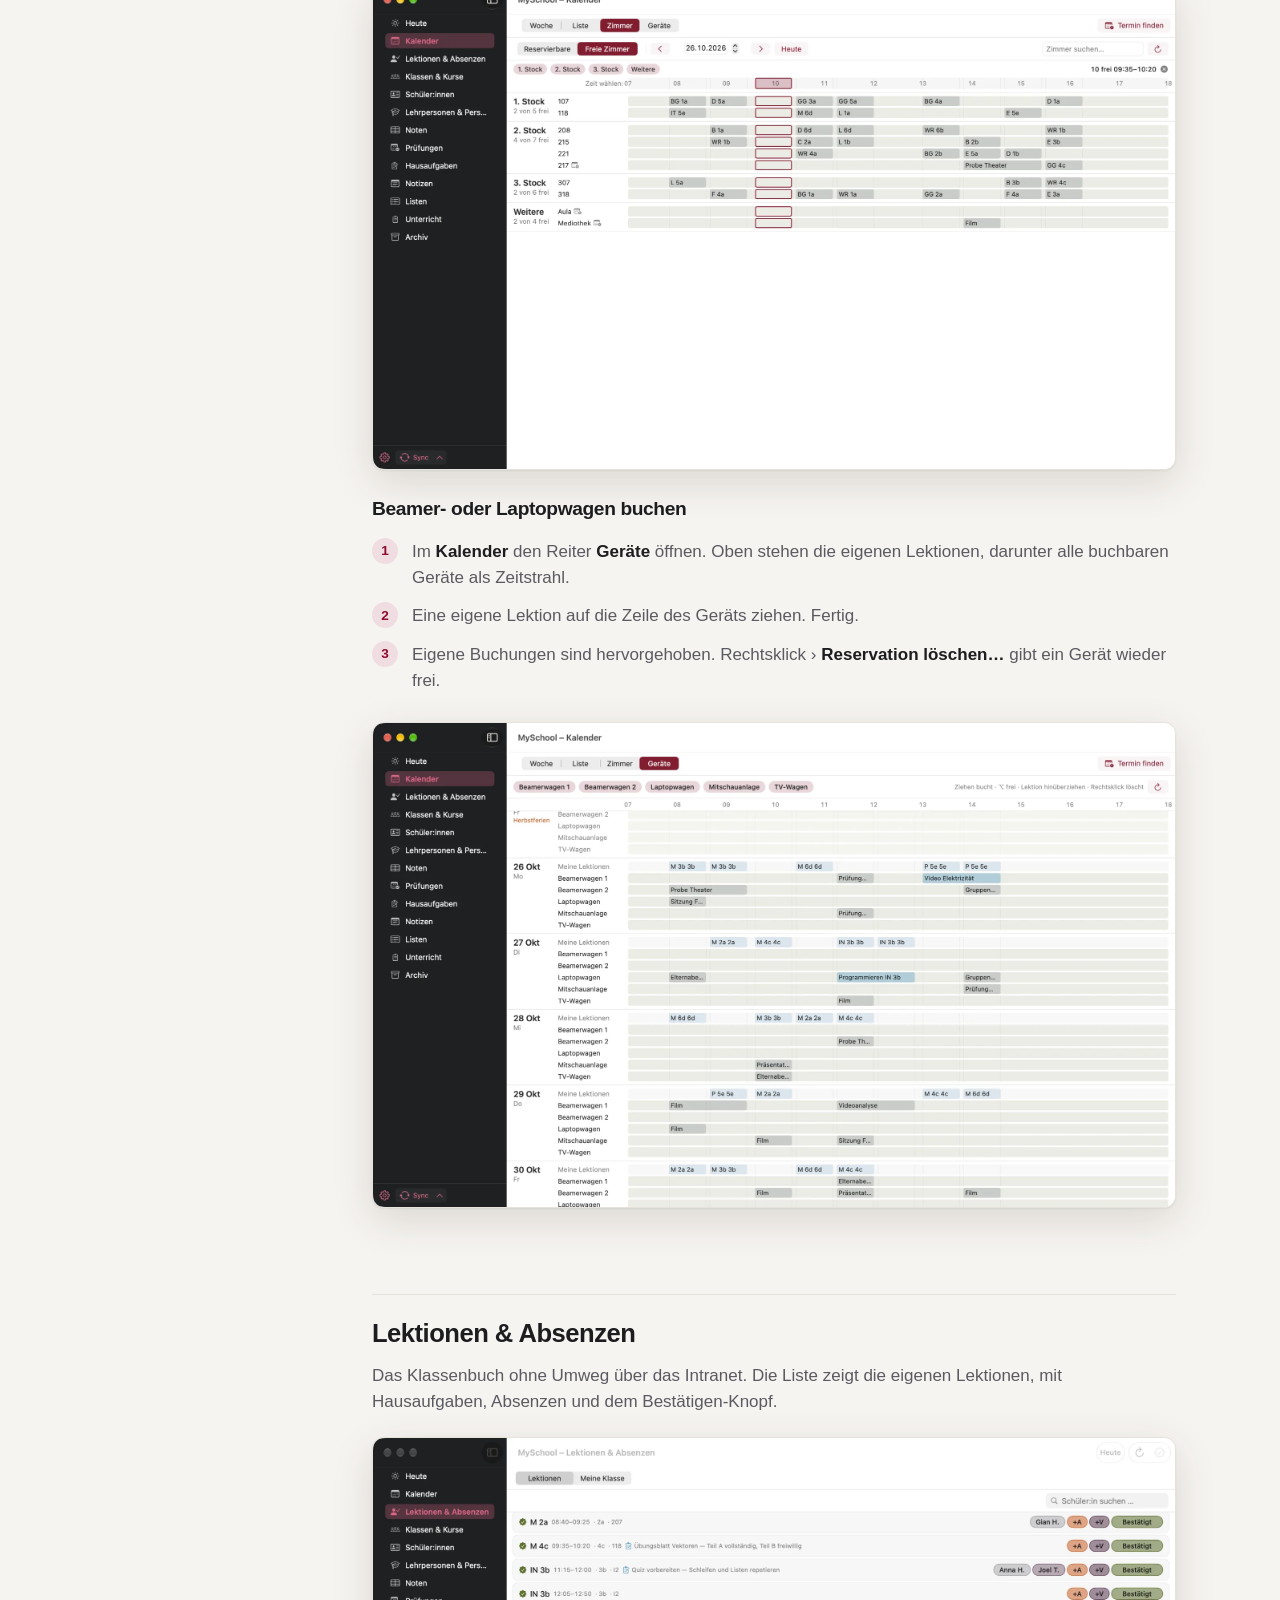
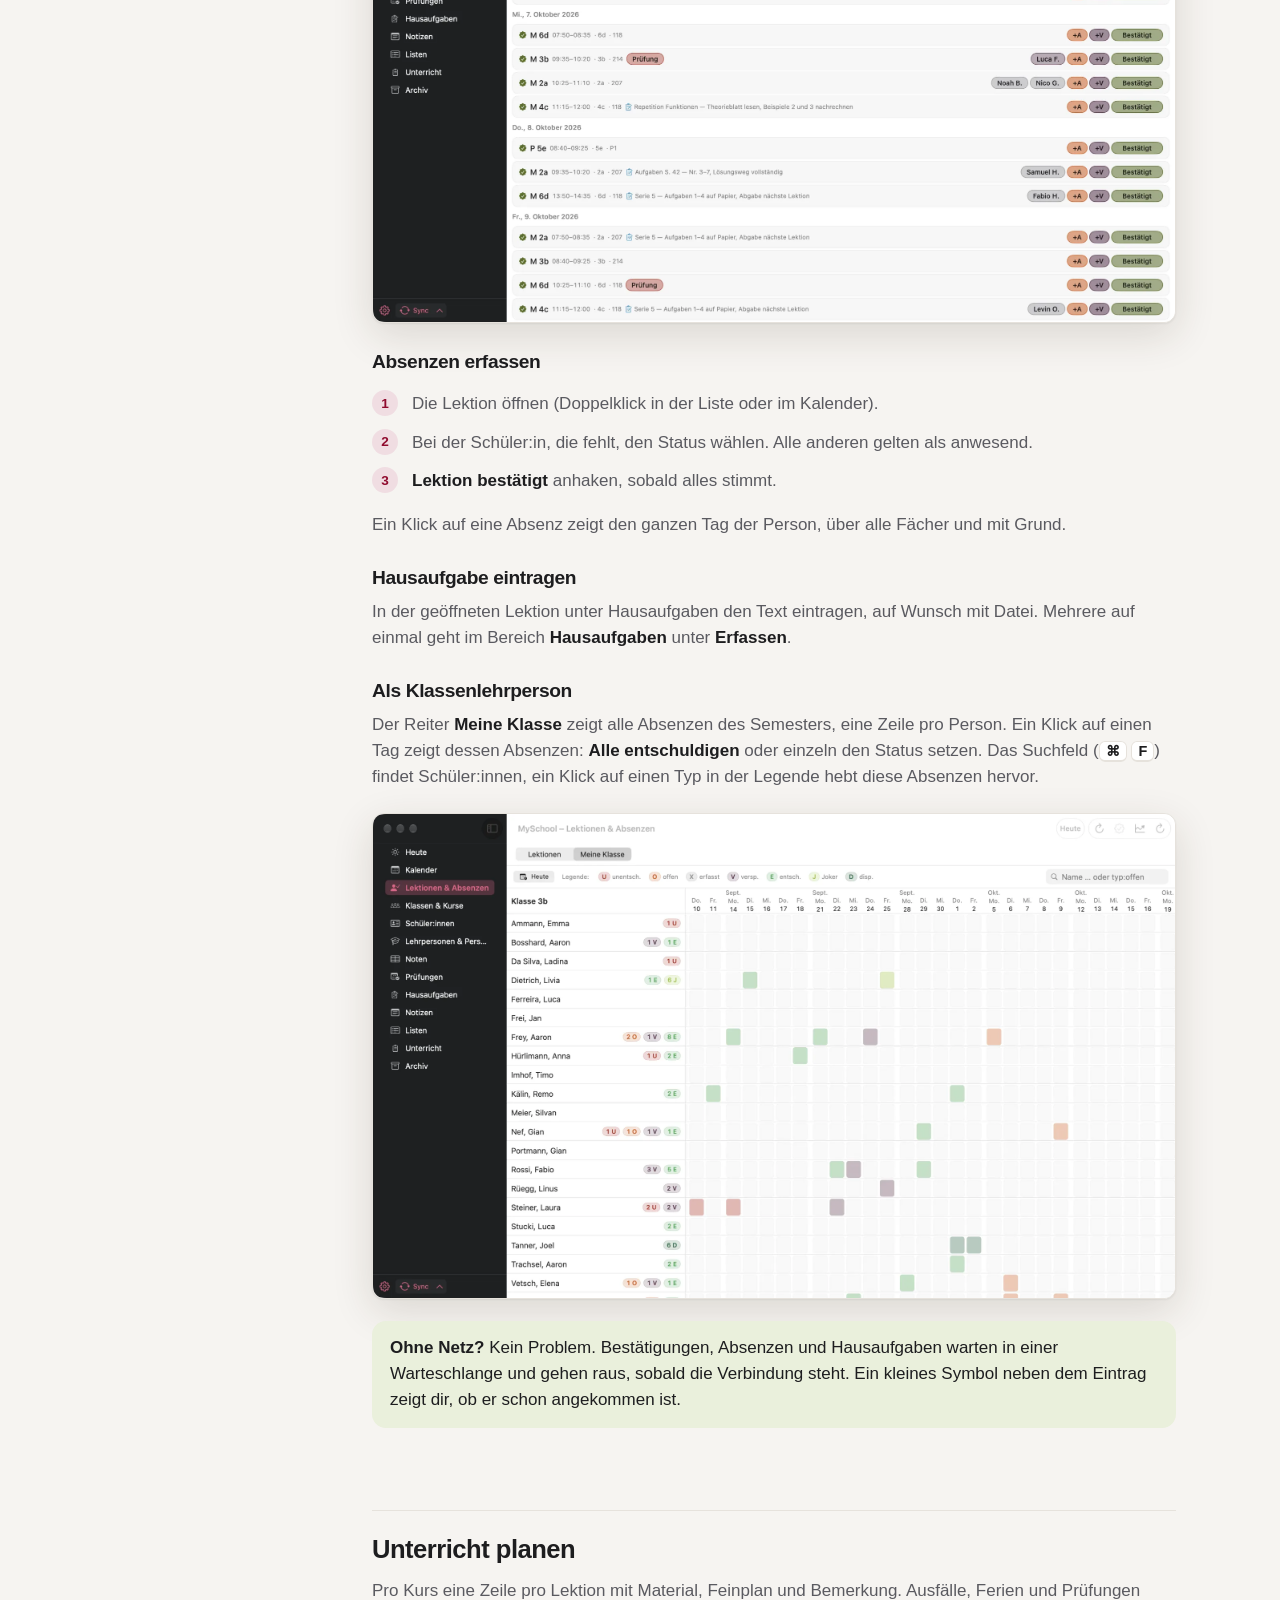
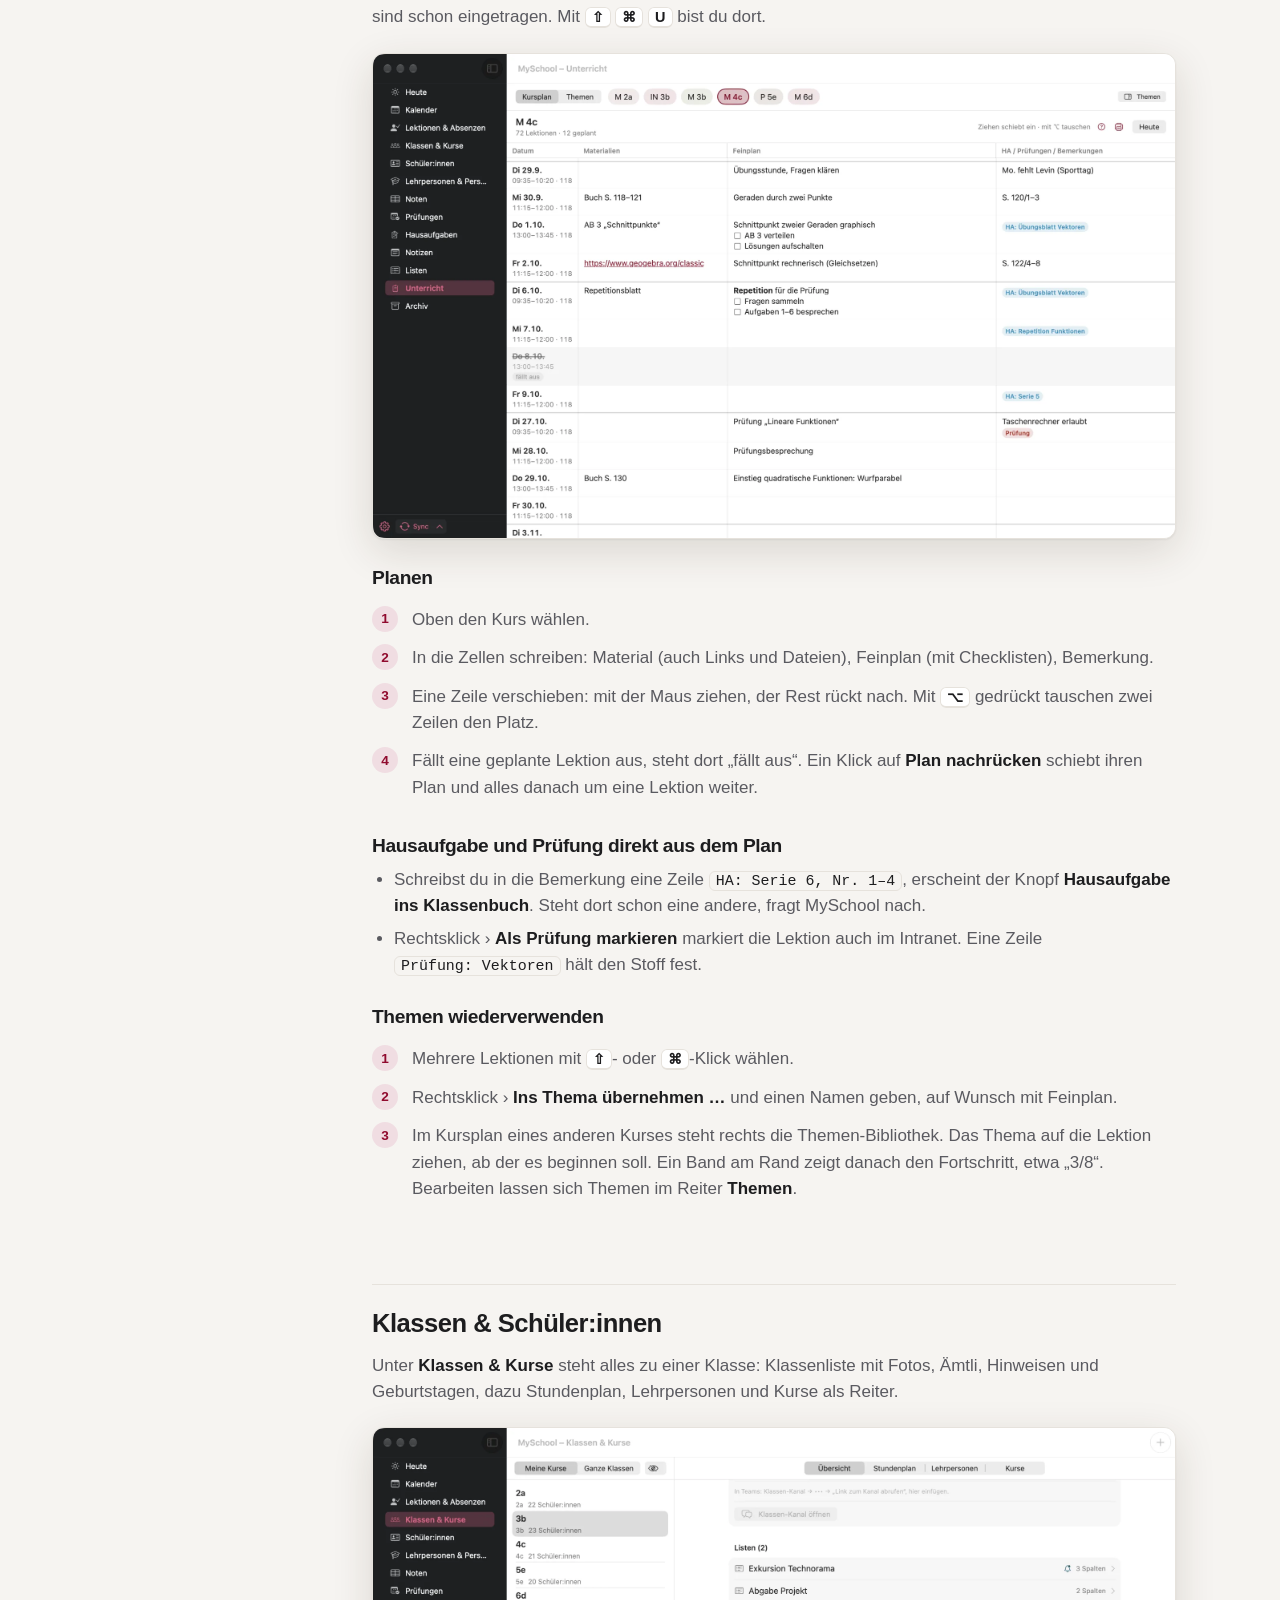
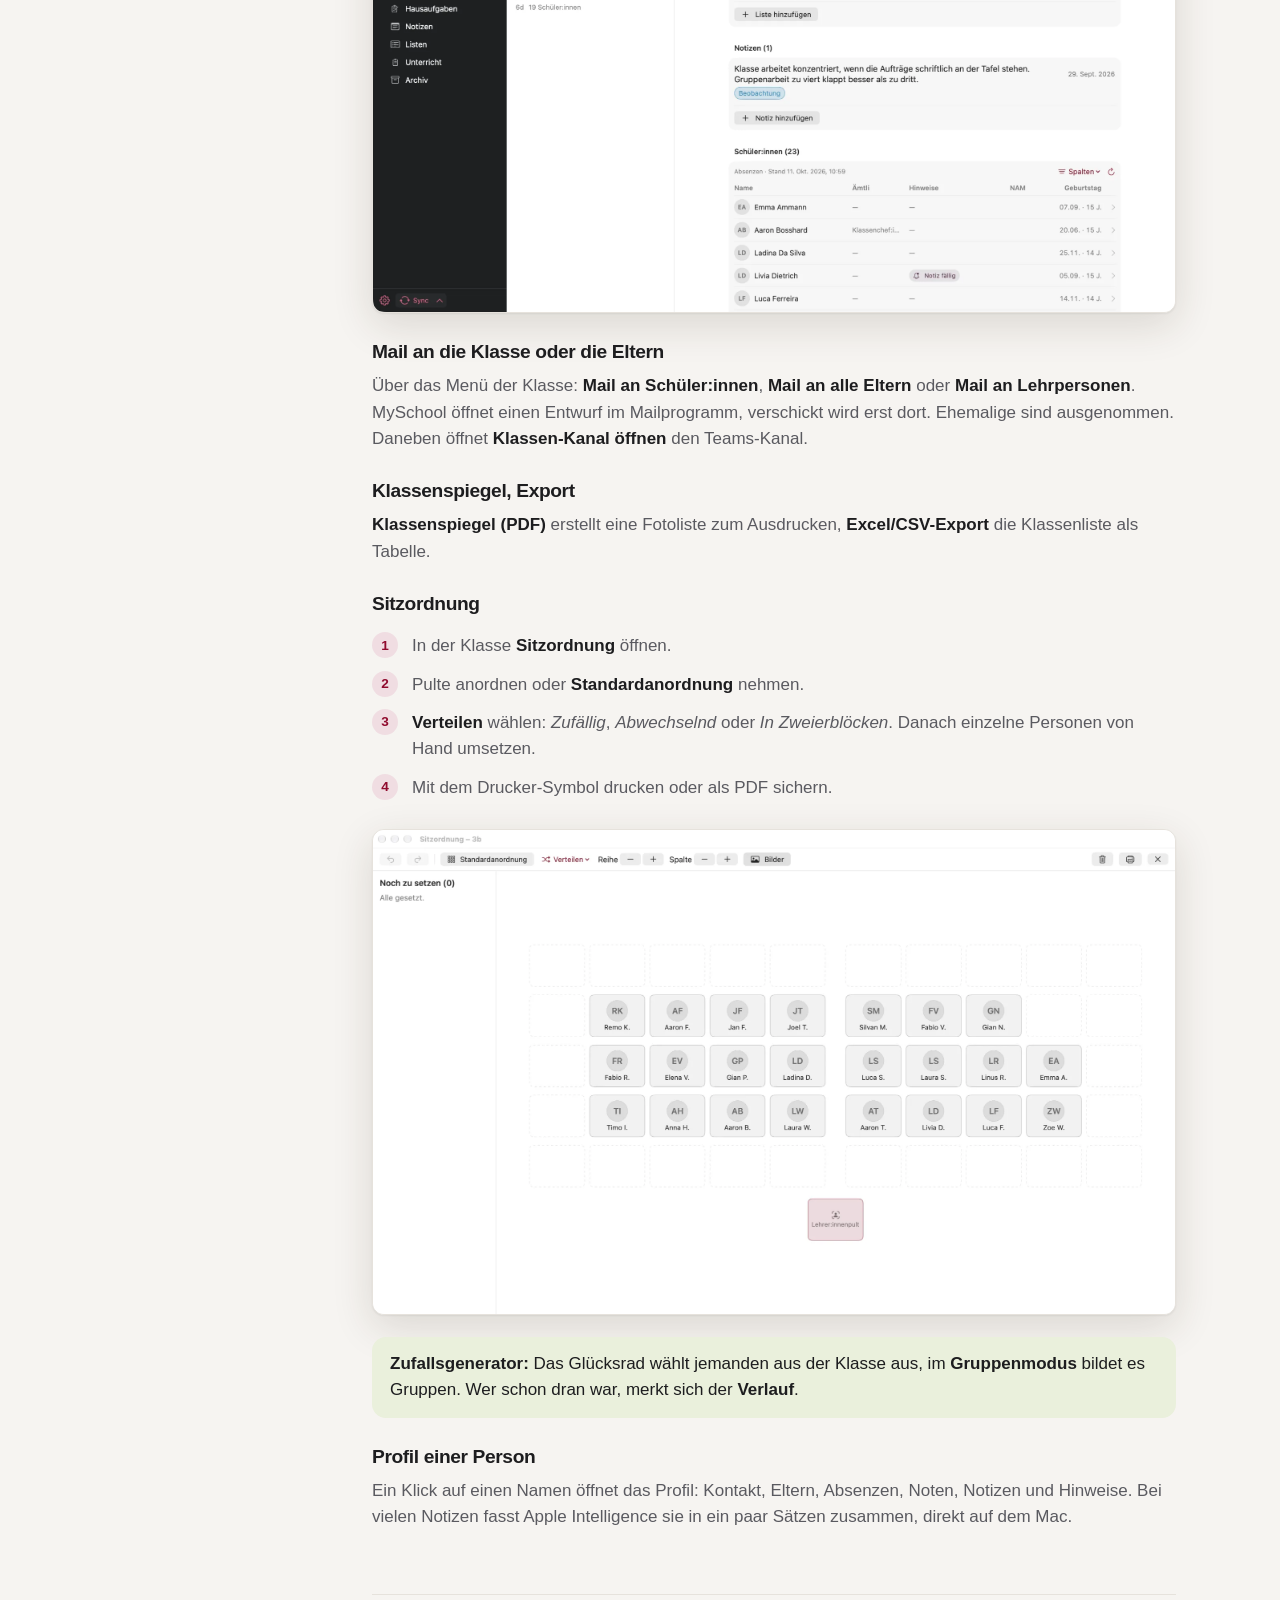
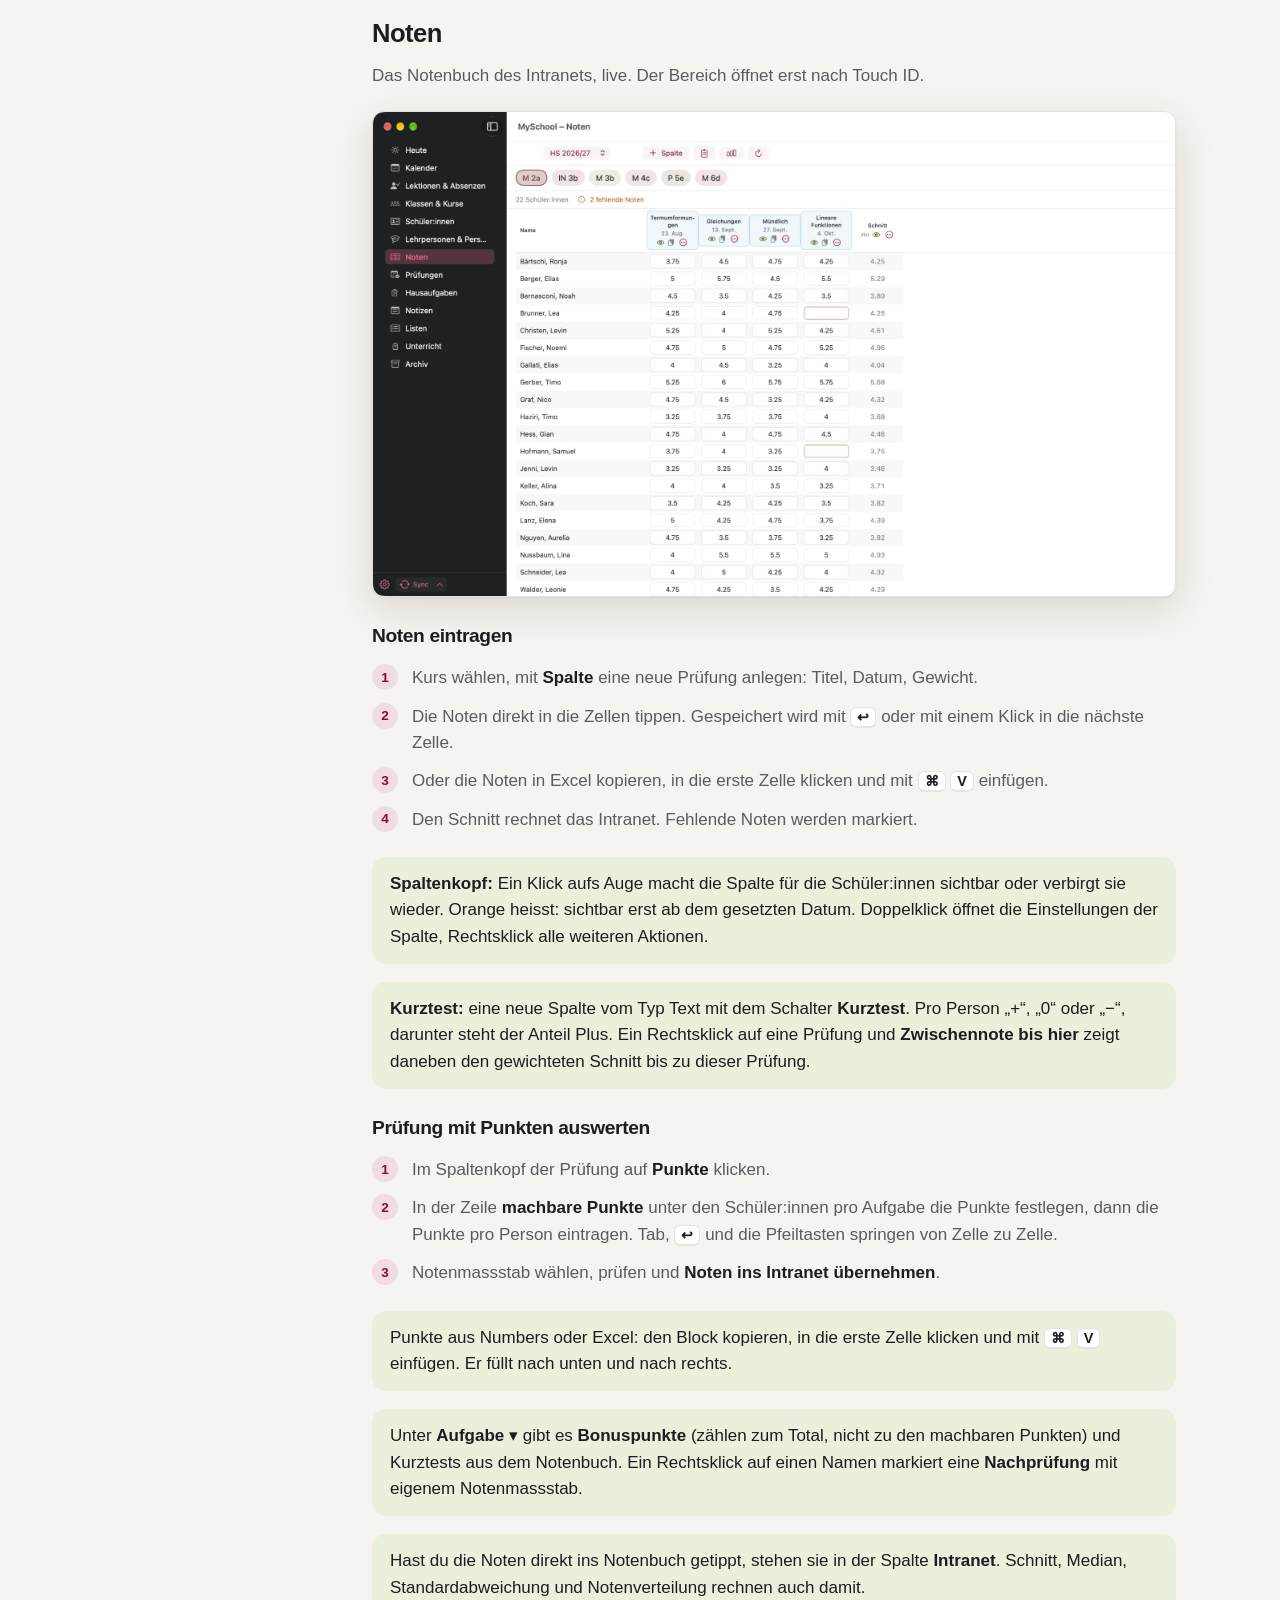
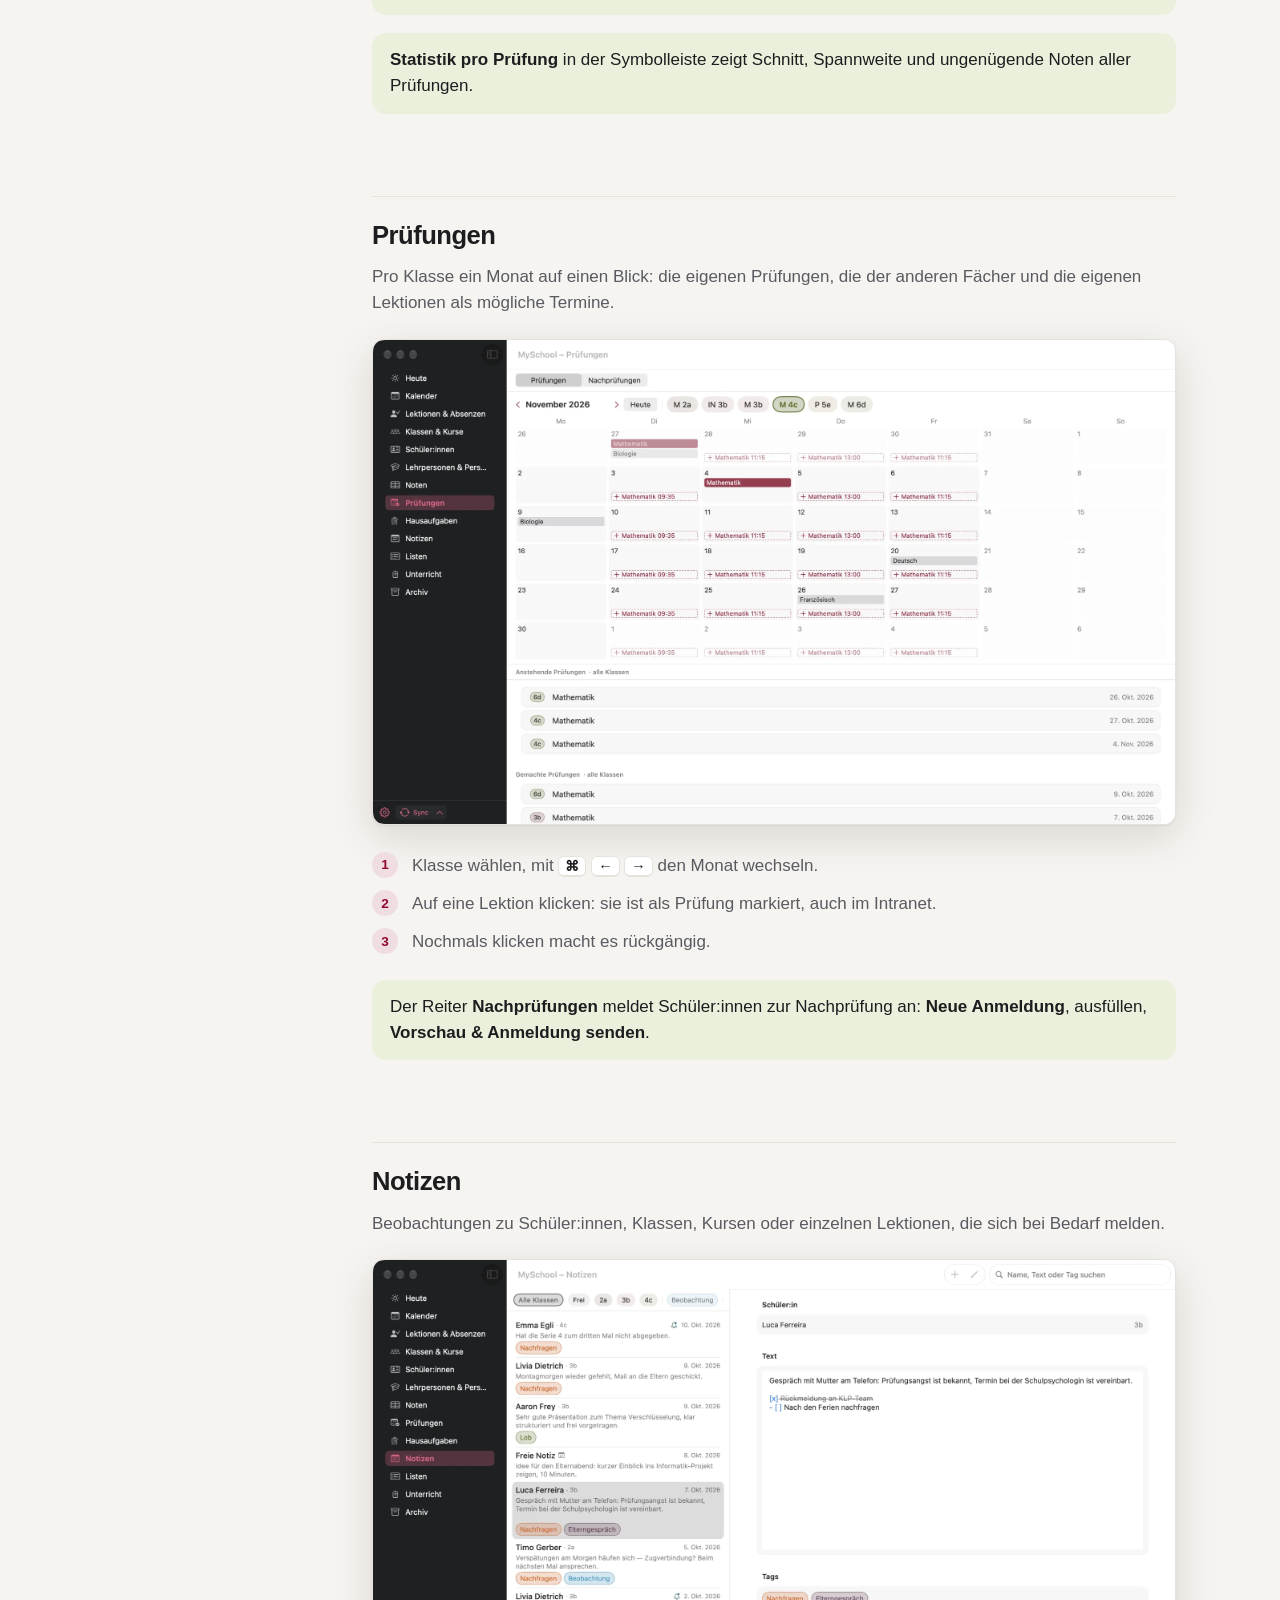
<file: anleitung.html>
<!doctype html>
<html lang="de-CH" data-theme="light">
<head>
<meta charset="utf-8">
<meta name="viewport" content="width=device-width, initial-scale=1">
<title>MySchool Anleitung</title>
<meta name="description" content="Anleitung zu MySchool: einrichten, Lektionen bestätigen, Absenzen erfassen, Termine finden, Unterricht planen, Noten, Notizen, Listen und die wichtigsten Tastenkürzel.">
<link rel="icon" href="img/icon.png?v=2">
<link rel="apple-touch-icon" href="img/apple-touch-icon.png">
<link rel="stylesheet" href="style.css?v=5">
</head>
<body>

<header class="kopf">
  <div class="huelle">
    <a class="marke" href="index.html"><img src="img/icon.png?v=2" alt="">MySchool</a>
    <nav class="navi">
      <a href="index.html">Vorstellung</a>
      <a href="anleitung.html" aria-current="page">Anleitung</a>
      <a href="datenschutz.html">Datenschutz</a>
    </nav>
  </div>
</header>

<main class="anleitung">
  <div class="huelle anleitung-raster">

    <nav class="inhalt" aria-label="Inhalt">
      <details open>
        <summary>Inhalt</summary>
        <ol>
          <li><a href="#start">Erste Schritte</a></li>
          <li><a href="#bedienung">Bedienung</a></li>
          <li><a href="#heute">Heute</a></li>
          <li><a href="#kalender">Kalender &amp; Termine</a></li>
          <li><a href="#termin-finden">Termin finden</a></li>
          <li><a href="#zimmer-geraete">Zimmer &amp; Geräte</a></li>
          <li><a href="#lektionen">Lektionen &amp; Absenzen</a></li>
          <li><a href="#unterricht">Unterricht planen</a></li>
          <li><a href="#klassen">Klassen &amp; Schüler:innen</a></li>
          <li><a href="#noten">Noten</a></li>
          <li><a href="#pruefungen">Prüfungen</a></li>
          <li><a href="#notizen">Notizen</a></li>
          <li><a href="#listen">Listen</a></li>
          <li><a href="#schnell">Schnellerfassung</a></li>
          <li><a href="#schutz">Beamer &amp; Sperre</a></li>
          <li><a href="#schuljahr">Schuljahreswechsel</a></li>
          <li><a href="#probleme">Wenn etwas hakt</a></li>
        </ol>
      </details>
    </nav>

    <div class="text">
      <span class="pille moos">Anleitung</span>
      <h1 style="margin-top:14px">So geht’s</h1>
      <p class="einleitung">Von der Einrichtung bis zum Schuljahreswechsel: die häufigsten Handgriffe in MySchool, Schritt für Schritt. Suchst du etwas Bestimmtes, spring einfach über das Inhaltsverzeichnis hin.</p>

      <!-- Erste Schritte -->
      <section id="start">
        <h2>Erste Schritte</h2>
        <h3>Installieren</h3>
        <ol class="schritte">
          <li>Das DMG öffnen und <b>MySchool</b> in den Ordner <b>Programme</b> ziehen.</li>
          <li>MySchool aus dem Ordner Programme starten. Die App ist von Apple notarisiert, macOS fragt nur beim ersten Start einmal nach.</li>
        </ol>
        <p>MySchool braucht macOS 26.4 oder neuer.</p>

        <h3>Einrichtung</h3>
        <p>Beim ersten Start führt dich ein Assistent in sieben Schritten durch alles Nötige. Jeden Schritt kannst du überspringen und später nachholen.</p>
        <ol class="schritte">
          <li><b>Anzeige:</b> Farbpalette, hell oder dunkel, Schriftgrösse.</li>
          <li><b>Intranet:</b> Benutzername und Passwort des Intranets eingeben, dann <b>Anmelden &amp; prüfen</b>. Danach holt MySchool Klassen, Schüler:innen, Stundenplan und Schulkalender. Ohne Anmeldung bleibt die App weitgehend leer.</li>
          <li><b>Berechtigungen:</b> Zugriff auf Kalender und Erinnerungen erlauben, damit die eigenen Termine und Aufgaben in MySchool erscheinen.</li>
          <li><b>Kalender:</b> wählen, welche Kalender und Erinnerungslisten MySchool zeigt und wohin neue Termine und Aufgaben gehen.</li>
          <li><b>Mitteilungen:</b> <b>Mitteilungen aktivieren</b> und das <b>Empfohlene Set</b> übernehmen (Geburtstage, Prüfungen, gestrichene Lektionen, Sitzungen).</li>
          <li><b>iCloud:</b> nur nötig, wenn du MySchool auf mehreren eigenen Geräten brauchst. Standard ist aus, die Nutzung an der Schule ist noch in Abklärung.</li>
          <li><b>Fertig.</b> Der erste Abgleich mit dem Intranet läuft im Hintergrund und dauert ein, zwei Minuten (Zeit für einen Kaffee).</li>
        </ol>
        <p class="tipp"><b>Später ändern:</b> Die Einrichtung kannst du jederzeit unter <b>Einstellungen › Allgemein › Einrichtung erneut öffnen</b> wiederholen. Die Zugangsdaten liegen im Schlüsselbund von macOS.</p>
      </section>

      <!-- Bedienung -->
      <section id="bedienung">
        <h2>Bedienung</h2>
        <p>Links steht die Seitenleiste mit den Bereichen, rechts der Inhalt. Viele Bereiche haben oben Reiter, etwa der Kalender mit <i>Woche</i>, <i>Liste</i>, <i>Zimmer</i> und <i>Geräte</i>. Bereiche, die du nicht brauchst, blendest du unter <b>Einstellungen › Allgemein › Bereiche</b> aus.</p>
        <div class="tabelle">
          <table class="kuerzel">
            <tr><th>Kürzel</th><th>Was es tut</th></tr>
            <tr><td><span class="tastenkombi"><kbd>⌘</kbd> <kbd>1</kbd> … <kbd>⌘</kbd> <kbd>0</kbd></span></td><td>Bereich wechseln: Heute, Kalender, Lektionen &amp; Absenzen, Klassen, Schüler:innen, Lehrpersonen, Noten, Prüfungen, Hausaufgaben, Notizen</td></tr>
            <tr><td><span class="tastenkombi"><kbd>⇧</kbd> <kbd>⌘</kbd> <kbd>U</kbd> / <kbd>L</kbd> / <kbd>A</kbd></span></td><td>Unterricht, Listen, Archiv</td></tr>
            <tr><td><span class="tastenkombi"><kbd>⌘</kbd> <kbd>K</kbd></span></td><td>Befehlspalette: zu jeder Person, Klasse oder Lektion springen und Kurzbefehle eintippen</td></tr>
            <tr><td><span class="tastenkombi"><kbd>⇧</kbd> <kbd>⌘</kbd> <kbd>K</kbd></span></td><td>Schnellerfassung von überall auf dem Mac, auch bei geschlossener App</td></tr>
            <tr><td><span class="tastenkombi"><kbd>⇧</kbd> <kbd>⌘</kbd> <kbd>F</kbd></span></td><td>Suche über alles</td></tr>
            <tr><td><span class="tastenkombi"><kbd>⇧</kbd> <kbd>⌘</kbd> <kbd>N</kbd></span></td><td>Schnellnotiz</td></tr>
            <tr><td><span class="tastenkombi"><kbd>⌃</kbd> <kbd>Tab</kbd></span> · <span class="tastenkombi"><kbd>⌥</kbd> <kbd>⌘</kbd> <kbd>1</kbd> … <kbd>5</kbd></span></td><td>Nächster Reiter · Reiter direkt wählen</td></tr>
            <tr><td><span class="tastenkombi"><kbd>⌘</kbd> <kbd>←</kbd> <kbd>→</kbd></span> · <span class="tastenkombi"><kbd>⌘</kbd> <kbd>T</kbd></span></td><td>Im Kalender und im Prüfungsplan vor- und zurückblättern · zurück zu heute</td></tr>
            <tr><td><span class="tastenkombi"><kbd>⌥</kbd> <kbd>⌘</kbd> <kbd>P</kbd></span></td><td>Präsentationsmodus ein und aus</td></tr>
          </table>
        </div>
        <p class="tipp">Alle Kürzel kannst du unter <b>Einstellungen › Kurzbefehle</b> ändern.</p>
      </section>

      <!-- Heute -->
      <section id="heute">
        <h2>Heute</h2>
        <p>Der Startbereich zeigt, was heute ansteht: die Lektionen mit Absenzen, Prüfungen, fällige Notiz-Erinnerungen, Geburtstage und Rückläufe, die noch fehlen. Rechts unter ToDos stehen neue Einträge im Schulkalender und deine offenen Aufgaben.</p>
        <figure class="fenster"><img src="img/heute_tag.webp" width="2000" height="1207" loading="lazy" alt="Die Heute-Ansicht mit Lektionen samt Absenzen und Bestätigen-Knopf, Absenzenmustern, Notiz-Erinnerung, Schulkalender-Einträgen und Aufgaben"></figure>
        <h3>Lektion bestätigen</h3>
        <ol class="schritte">
          <li>Neben der Lektion auf <b>Bestätigen</b> klicken.</li>
          <li>Beim allerersten Mal fragt MySchool, ob es ins Intranet schreiben darf (<b>Erlauben &amp; bestätigen</b>). Danach reicht ein Klick.</li>
        </ol>
        <h3>Aufgaben abhaken</h3>
        <p>Ein Klick auf den Kreis hakt eine Aufgabe ab, ein Doppelklick öffnet sie zum Bearbeiten. Mit <b>+</b> oben im ToDos-Bereich legst du eine neue an. Die Aufgaben gleicht MySchool mit deinen Aufgabenlisten ab (iCloud, Microsoft 365 …), welche Listen erscheinen, steht unter <b>Einstellungen › Aufgaben</b>.</p>
        <h3>Schulkalender-Einträge übernehmen</h3>
        <p>Neue Einträge im Schulkalender, die eigene Klassen betreffen, erscheinen in Heute zum Bestätigen. Was du bestätigst, steht danach im Kalender und löst Mitteilungen aus.</p>
        <p class="tipp"><b>Hinweise ernst nehmen:</b> Absenzenmuster („fehlt oft am Montagmorgen“) und der Prüfungs-Check (wer vor einer heutigen Prüfung gefehlt hat) erscheinen nur, wenn es etwas zu melden gibt. Ein Klick öffnet das Profil der Person.</p>
      </section>

      <!-- Kalender -->
      <section id="kalender">
        <h2>Kalender &amp; Termine</h2>
        <p>Die Woche zeigt Lektionen, Schulkalender und die verknüpften Kalender (iCloud, Exchange, Google) in einem Raster. Mit den Pillen oben blendest du Quellen ein und aus.</p>
        <figure class="fenster"><img src="img/kalender.webp" width="2000" height="1207" loading="lazy" alt="Wochenkalender mit Lektionen, Prüfungen, einem Ausfall und einem Sporttag"></figure>
        <h3>Termin anlegen</h3>
        <ol class="schritte">
          <li>In der Woche an eine freie Stelle doppelklicken oder mit der Maus einen Zeitraum aufziehen.</li>
          <li>Titel, Ort und Zeit eintragen.</li>
          <li>Unter <b>Teilnehmer:innen einladen</b> Personen aus den Klassenlisten oder den Kontakten hinzufügen und <b>Einladung senden</b>. Die Einladung geht über Apple Mail.</li>
        </ol>
        <h3>Verschieben, ändern, löschen</h3>
        <ul>
          <li><b>Verschieben:</b> den Termin mit der Maus an eine andere Stelle ziehen. Eingeladene erhalten die Änderung automatisch.</li>
          <li><b>Ändern:</b> doppelklicken.</li>
          <li><b>Löschen:</b> anklicken und die Rückschritttaste drücken oder Rechtsklick › <b>Löschen</b>. Eingeladene erhalten eine Absage.</li>
        </ul>
        <p class="tipp"><b>Lektion verschieben oder tauschen:</b> Rechtsklick auf eine Lektion › <b>Verschieben oder abtauschen</b>. MySchool schlägt Lektionen anderer Lehrpersonen der Klasse vor, bei denen beide Seiten frei sind, samt Mail-Entwurf.</p>
        <p class="tipp"><b>Stundenpläne vergleichen:</b> Mit <b>+ Weitere</b> in der Pillenleiste (<kbd>⌃</kbd> <kbd>W</kbd>) legst du den Stundenplan einer Klasse oder Lehrperson neben deinen.</p>
        <p class="tipp"><b>Weitere Kalender abonnieren:</b> Unter <b>Einstellungen › Kalender</b> kannst du weitere Kalender hinzufügen. Im Modus „Bestätigen“ landen neue Einträge zuerst in Heute, wie beim Schulkalender.</p>
      </section>

      <!-- Termin finden -->
      <section id="termin-finden">
        <h2>Termin finden</h2>
        <p>Sucht freie Zeit über den eigenen Stundenplan, die Stundenpläne von Kolleg:innen und die eigenen Kalender.</p>
        <figure class="fenster"><img src="img/termin_finden.webp" width="1800" height="1304" loading="lazy" alt="Termin finden: aus einem Satz erkannte Dauer, Zeitraum und Tageszeit, daneben Vorschläge"></figure>
        <ol class="schritte">
          <li>Im <b>Kalender</b> oben rechts auf <b>Termin finden</b> klicken.</li>
          <li>Den Termin in einem Satz beschreiben, etwa „45 Min Anfang November, nicht am Mittwoch, eher nachmittags“. MySchool zeigt, was es erkannt hat.</li>
          <li>Mit <b>Hinzufügen…</b> die Lehrpersonen (oder eine Klasse) wählen, die dabei sein sollen. Ihr Stundenplan muss im Vorschlag frei sein.</li>
          <li>Einen Vorschlag wählen (der beste ist markiert, mit Begründung pro Person) und auf <b>Übernehmen</b> klicken. Der Termin wird angelegt und die Lehrpersonen eingeladen.</li>
        </ol>
        <p class="tipp">Passt keiner? <b>Mehr Vorschläge</b> gibt weitere. Mit <b>Möglichst nahe am Stundenplan</b> bevorzugt die Suche Zeiten direkt vor oder nach einer Lektion.</p>
      </section>

      <!-- Zimmer & Geräte -->
      <section id="zimmer-geraete">
        <h2>Zimmer &amp; Geräte</h2>
        <h3>Freies Zimmer finden und reservieren</h3>
        <ol class="schritte">
          <li>Im <b>Kalender</b> den Reiter <b>Zimmer</b> öffnen und den Tag wählen.</li>
          <li>In der Stundenleiste eine Lektion anklicken oder mehrere aufziehen. Jetzt stehen nur noch die freien Zimmer da, nach Stockwerk geordnet. Ausfallende Lektionen zählen als frei.</li>
          <li>Bei reservierbaren Zimmern auf <b>Zimmer … reservieren</b> klicken.</li>
        </ol>
        <figure class="fenster"><img src="img/zimmer.webp" width="2000" height="1207" loading="lazy" alt="Freie Zimmer am Montag, nach Stockwerk gruppiert"></figure>
        <h3>Beamer- oder Laptopwagen buchen</h3>
        <ol class="schritte">
          <li>Im <b>Kalender</b> den Reiter <b>Geräte</b> öffnen. Oben stehen die eigenen Lektionen, darunter alle buchbaren Geräte als Zeitstrahl.</li>
          <li>Eine eigene Lektion auf die Zeile des Geräts ziehen. Fertig.</li>
          <li>Eigene Buchungen sind hervorgehoben. Rechtsklick › <b>Reservation löschen…</b> gibt ein Gerät wieder frei.</li>
        </ol>
        <figure class="fenster"><img src="img/geraete.webp" width="2000" height="1207" loading="lazy" alt="Zeitstrahl der Geräte mit eigenen Lektionen und Buchungen von Kolleg:innen"></figure>
      </section>

      <!-- Lektionen & Absenzen -->
      <section id="lektionen">
        <h2>Lektionen &amp; Absenzen</h2>
        <p>Das Klassenbuch ohne Umweg über das Intranet. Die Liste zeigt die eigenen Lektionen, mit Hausaufgaben, Absenzen und dem Bestätigen-Knopf.</p>
        <figure class="fenster"><img src="img/lektionen.webp" width="2000" height="1207" loading="lazy" alt="Lektionenliste mit Hausaufgaben, Absenzen und Bestätigen-Knöpfen"></figure>
        <h3>Absenzen erfassen</h3>
        <ol class="schritte">
          <li>Die Lektion öffnen (Doppelklick in der Liste oder im Kalender).</li>
          <li>Bei der Schüler:in, die fehlt, den Status wählen. Alle anderen gelten als anwesend.</li>
          <li><b>Lektion bestätigt</b> anhaken, sobald alles stimmt.</li>
        </ol>
        <p>Ein Klick auf eine Absenz zeigt den ganzen Tag der Person, über alle Fächer und mit Grund.</p>
        <h3>Hausaufgabe eintragen</h3>
        <p>In der geöffneten Lektion unter Hausaufgaben den Text eintragen, auf Wunsch mit Datei. Mehrere auf einmal geht im Bereich <b>Hausaufgaben</b> unter <b>Erfassen</b>.</p>
        <h3>Als Klassenlehrperson</h3>
        <p>Der Reiter <b>Meine Klasse</b> zeigt alle Absenzen des Semesters, eine Zeile pro Person. Ein Klick auf einen Tag zeigt dessen Absenzen: <b>Alle entschuldigen</b> oder einzeln den Status setzen. Das Suchfeld (<kbd>⌘</kbd> <kbd>F</kbd>) findet Schüler:innen, ein Klick auf einen Typ in der Legende hebt diese Absenzen hervor.</p>
        <figure class="fenster"><img src="img/klassenraster.webp" width="2000" height="1207" loading="lazy" alt="Absenzen-Raster einer Klasse über das Semester"></figure>
        <p class="tipp"><b>Ohne Netz?</b> Kein Problem. Bestätigungen, Absenzen und Hausaufgaben warten in einer Warteschlange und gehen raus, sobald die Verbindung steht. Ein kleines Symbol neben dem Eintrag zeigt dir, ob er schon angekommen ist.</p>
      </section>

      <!-- Unterricht -->
      <section id="unterricht">
        <h2>Unterricht planen</h2>
        <p>Pro Kurs eine Zeile pro Lektion mit Material, Feinplan und Bemerkung. Ausfälle, Ferien und Prüfungen sind schon eingetragen. Mit <kbd>⇧</kbd> <kbd>⌘</kbd> <kbd>U</kbd> bist du dort.</p>
        <figure class="fenster"><img src="img/unterricht.webp" width="2000" height="1207" loading="lazy" alt="Kursplan einer Mathematikklasse mit Material, Feinplan, Hausaufgaben, einem Ausfall und einer Prüfung"></figure>
        <h3>Planen</h3>
        <ol class="schritte">
          <li>Oben den Kurs wählen.</li>
          <li>In die Zellen schreiben: Material (auch Links und Dateien), Feinplan (mit Checklisten), Bemerkung.</li>
          <li>Eine Zeile verschieben: mit der Maus ziehen, der Rest rückt nach. Mit <kbd>⌥</kbd> gedrückt tauschen zwei Zeilen den Platz.</li>
          <li>Fällt eine geplante Lektion aus, steht dort „fällt aus“. Ein Klick auf <b>Plan nachrücken</b> schiebt ihren Plan und alles danach um eine Lektion weiter.</li>
        </ol>
        <h3>Hausaufgabe und Prüfung direkt aus dem Plan</h3>
        <ul>
          <li>Schreibst du in die Bemerkung eine Zeile <code>HA: Serie 6, Nr. 1–4</code>, erscheint der Knopf <b>Hausaufgabe ins Klassenbuch</b>. Steht dort schon eine andere, fragt MySchool nach.</li>
          <li>Rechtsklick › <b>Als Prüfung markieren</b> markiert die Lektion auch im Intranet. Eine Zeile <code>Prüfung: Vektoren</code> hält den Stoff fest.</li>
        </ul>
        <h3>Themen wiederverwenden</h3>
        <ol class="schritte">
          <li>Mehrere Lektionen mit <kbd>⇧</kbd>- oder <kbd>⌘</kbd>-Klick wählen.</li>
          <li>Rechtsklick › <b>Ins Thema übernehmen …</b> und einen Namen geben, auf Wunsch mit Feinplan.</li>
          <li>Im Kursplan eines anderen Kurses steht rechts die Themen-Bibliothek. Das Thema auf die Lektion ziehen, ab der es beginnen soll. Ein Band am Rand zeigt danach den Fortschritt, etwa „3/8“. Bearbeiten lassen sich Themen im Reiter <b>Themen</b>.</li>
        </ol>
      </section>

      <!-- Klassen -->
      <section id="klassen">
        <h2>Klassen &amp; Schüler:innen</h2>
        <p>Unter <b>Klassen &amp; Kurse</b> steht alles zu einer Klasse: Klassenliste mit Fotos, Ämtli, Hinweisen und Geburtstagen, dazu Stundenplan, Lehrpersonen und Kurse als Reiter.</p>
        <figure class="fenster"><img src="img/klasse.webp" width="2000" height="1207" loading="lazy" alt="Klassenübersicht mit Notizen und Schülertabelle"></figure>
        <h3>Mail an die Klasse oder die Eltern</h3>
        <p>Über das Menü der Klasse: <b>Mail an Schüler:innen</b>, <b>Mail an alle Eltern</b> oder <b>Mail an Lehrpersonen</b>. MySchool öffnet einen Entwurf im Mailprogramm, verschickt wird erst dort. Ehemalige sind ausgenommen. Daneben öffnet <b>Klassen-Kanal öffnen</b> den Teams-Kanal.</p>
        <h3>Klassenspiegel, Export</h3>
        <p><b>Klassenspiegel (PDF)</b> erstellt eine Fotoliste zum Ausdrucken, <b>Excel/CSV-Export</b> die Klassenliste als Tabelle.</p>
        <h3>Sitzordnung</h3>
        <ol class="schritte">
          <li>In der Klasse <b>Sitzordnung</b> öffnen.</li>
          <li>Pulte anordnen oder <b>Standardanordnung</b> nehmen.</li>
          <li><b>Verteilen</b> wählen: <i>Zufällig</i>, <i>Abwechselnd</i> oder <i>In Zweierblöcken</i>. Danach einzelne Personen von Hand umsetzen.</li>
          <li>Mit dem Drucker-Symbol drucken oder als PDF sichern.</li>
        </ol>
        <figure class="fenster"><img src="img/sitzordnung.webp" width="2000" height="1207" loading="lazy" alt="Sitzordnung einer Klasse mit Lehrerpult"></figure>
        <p class="tipp"><b>Zufallsgenerator:</b> Das Glücksrad wählt jemanden aus der Klasse aus, im <b>Gruppenmodus</b> bildet es Gruppen. Wer schon dran war, merkt sich der <b>Verlauf</b>.</p>
        <h3>Profil einer Person</h3>
        <p>Ein Klick auf einen Namen öffnet das Profil: Kontakt, Eltern, Absenzen, Noten, Notizen und Hinweise. Bei vielen Notizen fasst Apple Intelligence sie in ein paar Sätzen zusammen, direkt auf dem Mac.</p>
      </section>

      <!-- Noten -->
      <section id="noten">
        <h2>Noten</h2>
        <p>Das Notenbuch des Intranets, live. Der Bereich öffnet erst nach Touch ID.</p>
        <figure class="fenster"><img src="img/noten.webp" width="2000" height="1207" loading="lazy" alt="Notenbuch einer Klasse mit vier Prüfungen, Schnitt und fehlenden Noten"></figure>
        <h3>Noten eintragen</h3>
        <ol class="schritte">
          <li>Kurs wählen, mit <b>Spalte</b> eine neue Prüfung anlegen: Titel, Datum, Gewicht.</li>
          <li>Die Noten direkt in die Zellen tippen. Gespeichert wird mit <kbd>↩</kbd> oder mit einem Klick in die nächste Zelle.</li>
          <li>Oder die Noten in Excel kopieren, in die erste Zelle klicken und mit <kbd>⌘</kbd> <kbd>V</kbd> einfügen.</li>
          <li>Den Schnitt rechnet das Intranet. Fehlende Noten werden markiert.</li>
        </ol>
        <p class="tipp"><b>Spaltenkopf:</b> Ein Klick aufs Auge macht die Spalte für die Schüler:innen sichtbar oder verbirgt sie wieder. Orange heisst: sichtbar erst ab dem gesetzten Datum. Doppelklick öffnet die Einstellungen der Spalte, Rechtsklick alle weiteren Aktionen.</p>
        <p class="tipp"><b>Kurztest:</b> eine neue Spalte vom Typ Text mit dem Schalter <b>Kurztest</b>. Pro Person „+“, „0“ oder „−“, darunter steht der Anteil Plus. Ein Rechtsklick auf eine Prüfung und <b>Zwischennote bis hier</b> zeigt daneben den gewichteten Schnitt bis zu dieser Prüfung.</p>
        <h3>Prüfung mit Punkten auswerten</h3>
        <ol class="schritte">
          <li>Im Spaltenkopf der Prüfung auf <b>Punkte</b> klicken.</li>
          <li>In der Zeile <b>machbare Punkte</b> unter den Schüler:innen pro Aufgabe die Punkte festlegen, dann die Punkte pro Person eintragen. Tab, <kbd>↩</kbd> und die Pfeiltasten springen von Zelle zu Zelle.</li>
          <li>Notenmassstab wählen, prüfen und <b>Noten ins Intranet übernehmen</b>.</li>
        </ol>
        <p class="tipp">Punkte aus Numbers oder Excel: den Block kopieren, in die erste Zelle klicken und mit <kbd>⌘</kbd> <kbd>V</kbd> einfügen. Er füllt nach unten und nach rechts.</p>
        <p class="tipp">Unter <b>Aufgabe</b> ▾ gibt es <b>Bonuspunkte</b> (zählen zum Total, nicht zu den machbaren Punkten) und Kurztests aus dem Notenbuch. Ein Rechtsklick auf einen Namen markiert eine <b>Nachprüfung</b> mit eigenem Notenmassstab.</p>
        <p class="tipp">Hast du die Noten direkt ins Notenbuch getippt, stehen sie in der Spalte <b>Intranet</b>. Schnitt, Median, Standardabweichung und Notenverteilung rechnen auch damit.</p>
        <p class="tipp"><b>Statistik pro Prüfung</b> in der Symbolleiste zeigt Schnitt, Spannweite und ungenügende Noten aller Prüfungen.</p>
      </section>

      <!-- Prüfungen -->
      <section id="pruefungen">
        <h2>Prüfungen</h2>
        <p>Pro Klasse ein Monat auf einen Blick: die eigenen Prüfungen, die der anderen Fächer und die eigenen Lektionen als mögliche Termine.</p>
        <figure class="fenster"><img src="img/pruefungen.webp" width="2000" height="1207" loading="lazy" alt="Prüfungsplan im November mit eigenen Prüfungen, Prüfungen anderer Fächer und freien Lektionen"></figure>
        <ol class="schritte">
          <li>Klasse wählen, mit <kbd>⌘</kbd> <kbd>←</kbd> <kbd>→</kbd> den Monat wechseln.</li>
          <li>Auf eine Lektion klicken: sie ist als Prüfung markiert, auch im Intranet.</li>
          <li>Nochmals klicken macht es rückgängig.</li>
        </ol>
        <p class="tipp">Der Reiter <b>Nachprüfungen</b> meldet Schüler:innen zur Nachprüfung an: <b>Neue Anmeldung</b>, ausfüllen, <b>Vorschau &amp; Anmeldung senden</b>.</p>
      </section>

      <!-- Notizen -->
      <section id="notizen">
        <h2>Notizen</h2>
        <p>Beobachtungen zu Schüler:innen, Klassen, Kursen oder einzelnen Lektionen, die sich bei Bedarf melden.</p>
        <figure class="fenster"><img src="img/notizen.webp" width="2000" height="1207" loading="lazy" alt="Notizenliste mit Tags und einer geöffneten Notiz mit Checkliste"></figure>
        <h3>Notiz schreiben</h3>
        <ol class="schritte">
          <li><b>Neue Notiz</b> im Bereich Notizen, im Profil einer Person oder in der Klasse. Schneller: <kbd>⇧</kbd> <kbd>⌘</kbd> <kbd>N</kbd>.</li>
          <li>Text schreiben, Tags wie „Beobachtung“ oder „Elterngespräch“ setzen. Tags sind frei wählbar. Formatieren geht mit Markdown: <code># Titel</code>, <code>**fett**</code>, <code>- Aufzählung</code>, <code>- [ ] Checkliste</code>.</li>
          <li>Auf Wunsch <b>Erinnern</b> einschalten: einmalig, wöchentlich, monatlich oder im Takt der Lektionen. Mit <b>Nur an Tagen mit dieser Schüler:in</b> kommt die Erinnerung nur, wenn du die Person auch siehst.</li>
        </ol>
        <p class="tipp"><b>Häufungs-Meldung:</b> Bei einem Tag kannst du eine Schwelle setzen, z.B. dreimal „Nachfragen“. Wird sie bei einer Person erreicht, meldet sich Heute.</p>
      </section>

      <!-- Listen -->
      <section id="listen">
        <h2>Listen</h2>
        <p>Für alles, was du pro Person festhältst: Anmeldungen, Geld, Rückmeldungen zu einem Vortrag oder Noten, die nicht ins Notenbuch gehören.</p>
        <figure class="fenster"><img src="img/listen.webp" width="2000" height="1207" loading="lazy" alt="Liste für eine Exkursion mit Beitrag und Einverständnis"></figure>
        <ol class="schritte">
          <li><b>Neue Liste</b> für eine Klasse anlegen oder eine <b>Freie Liste</b> ohne Klasse.</li>
          <li>Mit <b>Spalte</b> Spalten hinzufügen: Häkchen, Betrag, Auswahl oder Text.</li>
          <li>Abhaken, wer abgegeben oder bezahlt hat. Wer noch fehlt, erscheint in Heute.</li>
          <li><b>Mail an Offene</b> oder <b>Teams-Chat mit Offenen</b> erinnert genau die, die noch fehlen.</li>
        </ol>
        <p class="tipp">Eine Spalte mit Punkten oder Noten kannst du mit <b>Ins Notenheft übernehmen</b> als Notenspalte ins Intranet schreiben.</p>
      </section>

      <!-- Schnellerfassung -->
      <section id="schnell">
        <h2>Schnellerfassung</h2>
        <p>Statt dich durch Menüs zu klicken, tippst du einen kurzen Satz. Das geht in der App mit <kbd>⌘</kbd> <kbd>K</kbd> und von überall auf dem Mac mit <kbd>⇧</kbd> <kbd>⌘</kbd> <kbd>K</kbd>, auch wenn MySchool geschlossen ist. Vor dem Speichern siehst du in einer Vorschau, was MySchool verstanden hat.</p>
        <figure class="fenster"><img src="img/palette.webp" width="2000" height="1207" loading="lazy" alt="Befehlspalette mit einer erkannten Hausaufgabe"></figure>
        <div class="tabelle">
          <table class="beispiele">
            <tr><th>Eingabe</th><th>Ergebnis</th></tr>
            <tr><td><code>HA 3b bis Fr: Serie 6</code></td><td>Hausaufgabe im Klassenbuch der 3b auf die Lektion am Freitag. Ohne Tag nimmt MySchool die nächste Lektion.</td></tr>
            <tr><td><code>Prüfung 4a Freitag</code></td><td>Markiert die Lektion der 4a am Freitag als Prüfung.</td></tr>
            <tr><td><code>Bestätigen 4d</code></td><td>Bestätigt die passende Lektion der 4d.</td></tr>
            <tr><td><code>Notiz 1i: heute sehr unruhig</code></td><td>Notiz zur Klasse 1i. Mit einem Namen statt der Klasse geht sie an die Person.</td></tr>
            <tr><td><code>Aufgabe Anna Müller: Zeugnis kopieren bis Freitag</code></td><td>Aufgabe mit Frist, verknüpft mit der Person.</td></tr>
            <tr><td><code>Sitzung Fachschaft Di 12.15–13.00 Zimmer 203</code></td><td>Termin mit Zeit und Ort im Standardkalender.</td></tr>
          </table>
        </div>
        <p class="tipp">In der App springt <kbd>⌘</kbd> <kbd>K</kbd> ausserdem zu jeder Person, Klasse oder Lektion: einfach den Namen tippen und <kbd>↩</kbd> drücken. „4i Noten“ öffnet direkt die Pille der Klasse, ebenso in Unterricht, Prüfungen, Hausaufgaben, Notizen und Listen.</p>
      </section>

      <!-- Beamer & Sperre -->
      <section id="schutz">
        <h2>Beamer &amp; Sperre</h2>
        <h3>Präsentationsmodus</h3>
        <p>Liegt ein MySchool-Fenster auf dem Beamer, verschwinden darin Noten, Notizen, Absenzen, Fotos und Kontaktdaten. Auf dem eigenen Bildschirm bleibt alles sichtbar. Beim Teilen des Bildschirms in Teams schaltet sich der Modus selbst ein.</p>
        <div class="vergleich">
          <figure><div class="fenster"><img src="img/profil_detail.webp" width="1480" height="1150" loading="lazy" alt="Profil auf dem eigenen Bildschirm"></div><figcaption><span class="pille moos">Eigener Bildschirm</span> alles sichtbar</figcaption></figure>
          <figure><div class="fenster"><img src="img/praesentation_profil_detail.webp" width="1480" height="1150" loading="lazy" alt="Dasselbe Profil im Präsentationsmodus"></div><figcaption><span class="pille rost">Beamer</span> Vertrauliches verborgen</figcaption></figure>
        </div>
        <p class="tipp">Mit <kbd>⌥</kbd> <kbd>⌘</kbd> <kbd>P</kbd> schaltest du den Modus jederzeit von Hand ein und aus. Unter <b>Einstellungen › Anzeige › Präsentationsmodus</b> kannst du ausserdem festlegen, dass MySchool in keiner Bildschirmaufnahme erscheint.</p>
        <h3>Touch-ID-Sperre</h3>
        <p>Noten, Notizen, Archiv und Schüler:innen öffnen erst nach Touch ID. Wechselst du den Reiter, tust zwei Minuten nichts oder sperrst den Bildschirm, gehen sie wieder zu. Ungespeicherte Eingaben bleiben dabei erhalten. Kam die Touch-ID-Abfrage nicht, holt <kbd>⌘</kbd> <kbd>R</kbd> sie zurück. Einstellen kannst du das unter <b>Einstellungen › Anzeige › Sperre</b>.</p>
        <figure class="fenster"><img src="img/sperre.webp" width="1600" height="965" loading="lazy" alt="Der Reiter Noten ist gesperrt und zeigt nur den Knopf Entsperren"></figure>
      </section>

      <!-- Schuljahr -->
      <section id="schuljahr">
        <h2>Schuljahreswechsel</h2>
        <p>Im Sommer stellt das Intranet auf das neue Schuljahr um und aus der „3b“ wird die „4b“. MySchool erkennt das beim nächsten Abgleich.</p>
        <ul>
          <li><b>Klasse weiterführen:</b> Rechtsklick auf die alte Klasse › <b>Weiterführen als…</b> und die neue wählen. Notizen und alles andere, was an der Klasse hängt, wandern mit.</li>
          <li><b>Klasse abgeben:</b> Rechtsklick › <b>Archivieren…</b>. MySchool sichert vorher Noten und Absenzen der Klasse aus dem Intranet. Im Bereich <b>Archiv</b> bleibt alles lesbar und lässt sich bei Bedarf <b>wiederherstellen</b>.</li>
        </ul>
      </section>

      <!-- Probleme -->
      <section id="probleme">
        <h2>Wenn etwas hakt</h2>
        <dl class="faq">
          <dt>Die App ist leer.</dt>
          <dd>Meist fehlt die Anmeldung beim Intranet. Unter <b>Einstellungen › Intranet</b> die Zugangsdaten prüfen und den Sync anstossen.</dd>
          <dt>Eine Bestätigung oder Absenz kommt nicht im Intranet an.</dt>
          <dd>Unter <b>Einstellungen › Intranet</b> zeigt die <b>Schreib-Warteschlange</b>, was noch wartet und warum. Ohne Netz holt MySchool alles von selbst nach, sobald die Verbindung steht.</dd>
          <dt>Es kommen keine Mitteilungen.</dt>
          <dd>Mitteilungen verschickt ein kleiner Helfer in der Menüleiste. Unter <b>Einstellungen › Mitteilungen</b> prüfen, ob er läuft und ob macOS ihm Mitteilungen erlaubt (Systemeinstellungen › Mitteilungen).</dd>
          <dt>Meine Kalender fehlen.</dt>
          <dd>Unter <b>Einstellungen › Kalender</b> prüfen, ob die Kalender angehakt sind. Erscheint gar keiner, fehlt die Berechtigung: Systemeinstellungen › Datenschutz &amp; Sicherheit › Kalender.</dd>
          <dt>Die Schrift ist zu klein.</dt>
          <dd><b>Einstellungen › Anzeige › Schrift</b> hat fünf Grössen, von „Sehr klein“ bis „Sehr gross“.</dd>
          <dt>Ich will MySchool ganz entfernen.</dt>
          <dd>Unter <b>Einstellungen › Allgemein › Alle Daten löschen…</b> löscht MySchool alles, was es auf dem Mac abgelegt hat, und beendet sich. Danach die App in den Papierkorb ziehen.</dd>
        </dl>
        <p class="tipp">Steht etwas nicht hier oder klappt etwas nicht wie beschrieben? Ungeniert melden.</p>
      </section>
    </div>
  </div>
</main>

<footer class="fuss">
  <div class="huelle">
    <span>MySchool · Mac-App für den Schulalltag · Alle Bilder: Demo-Version mit erfundenen Daten</span>
    <span><a href="MySchool-Vorstellung.pdf">Als PDF</a></span>
  </div>
</footer>
</body>
</html>
</file>
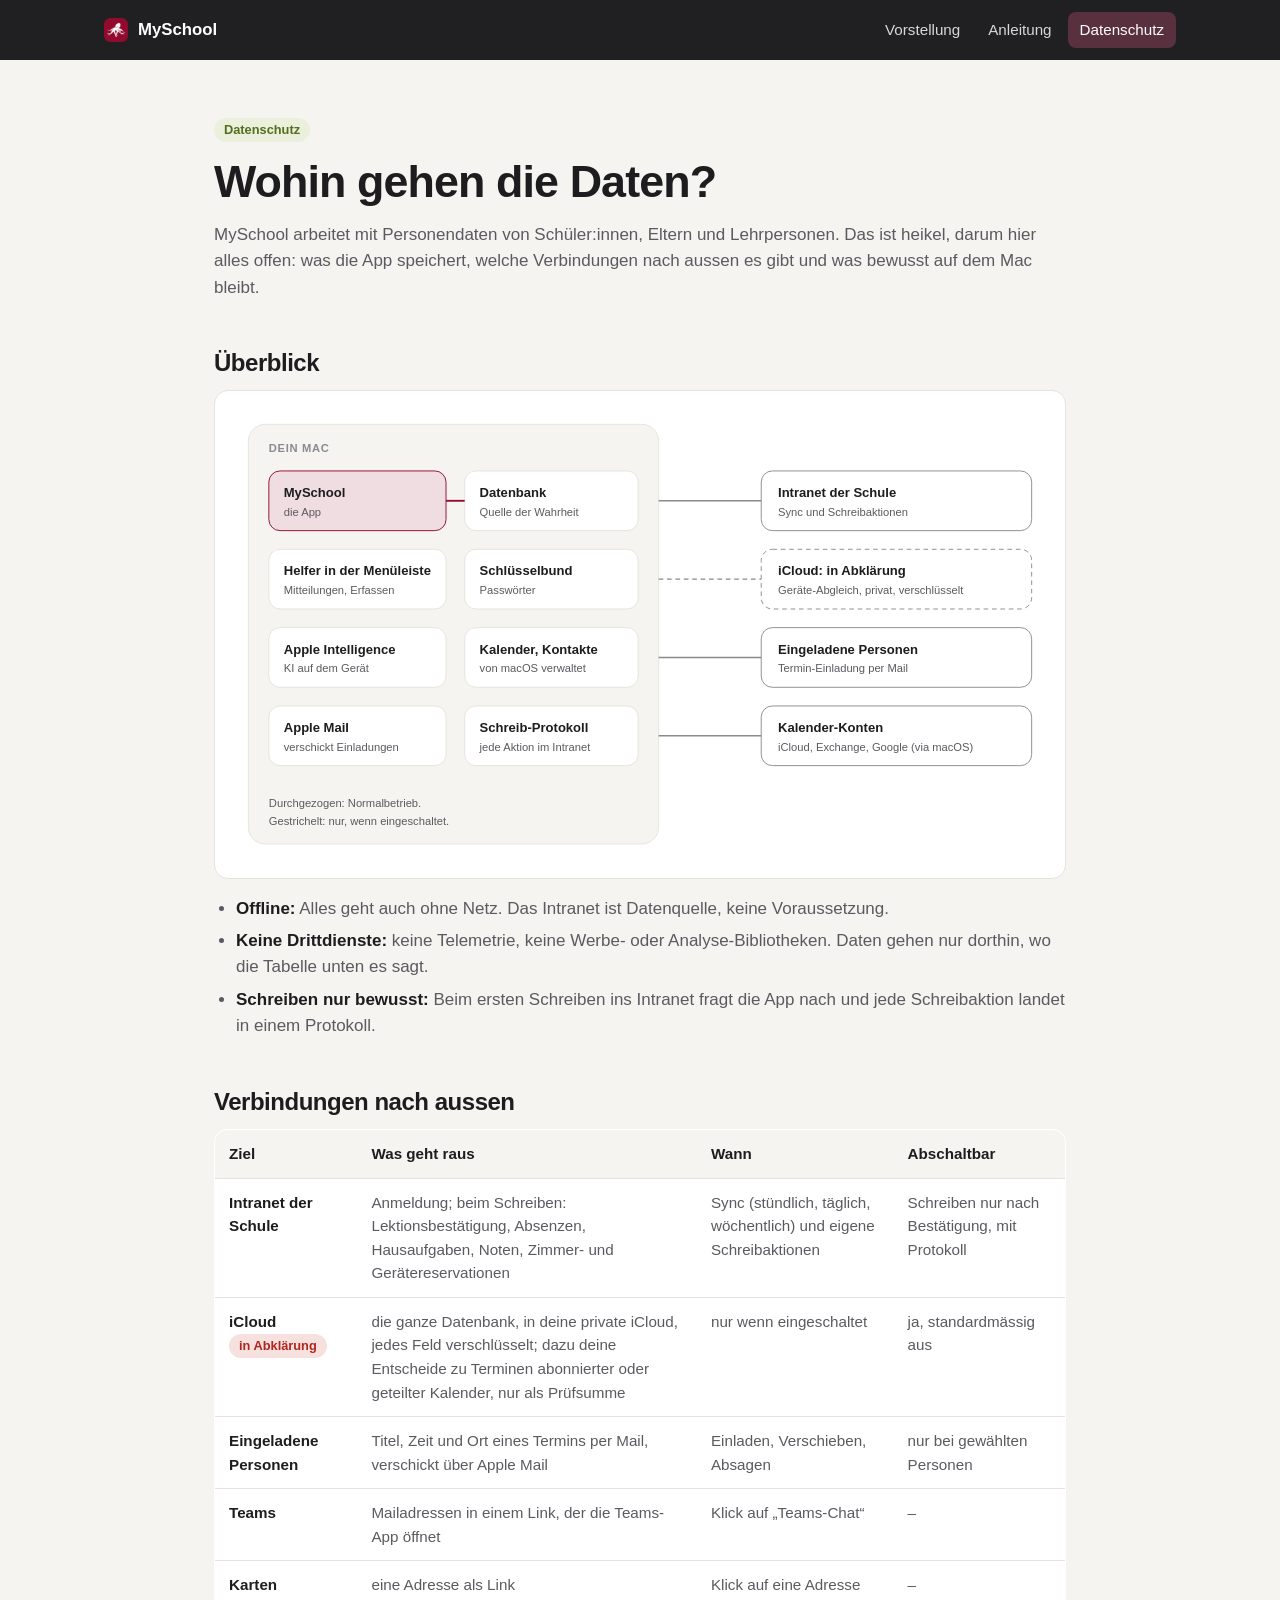
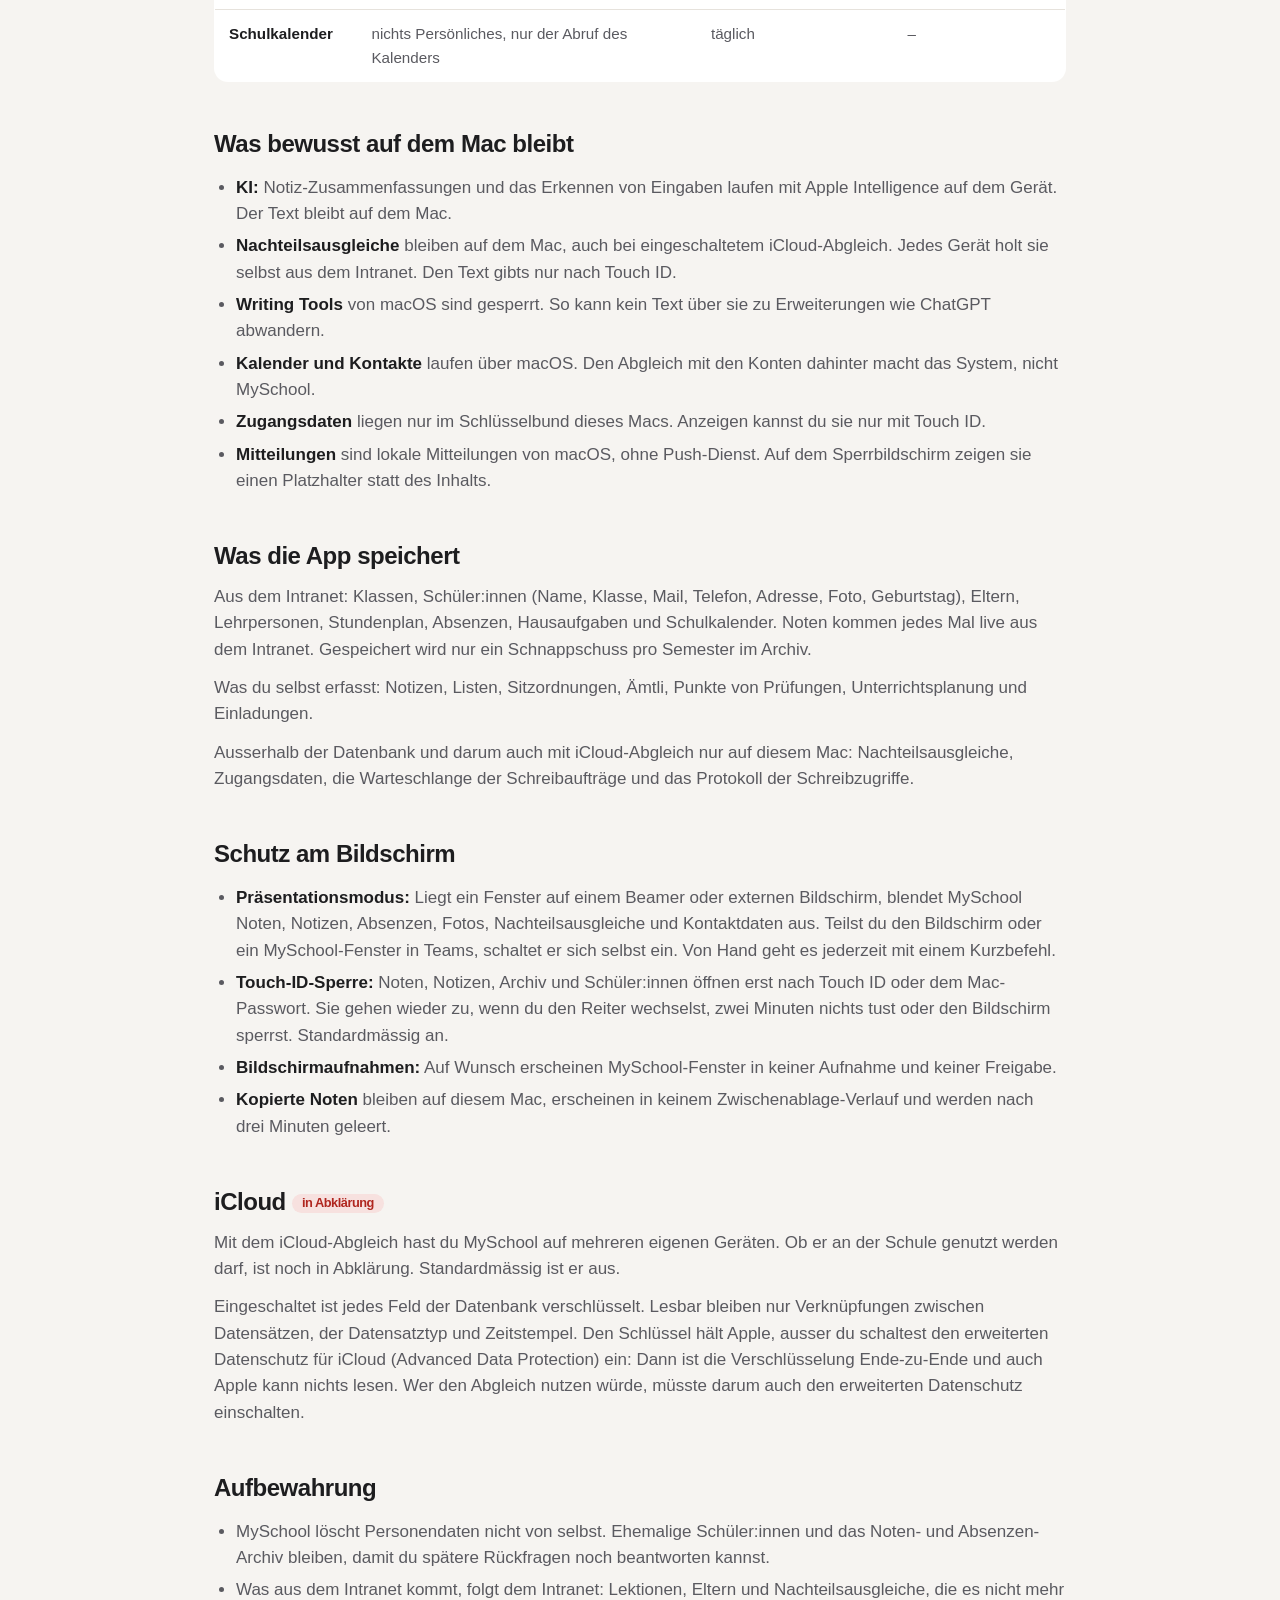
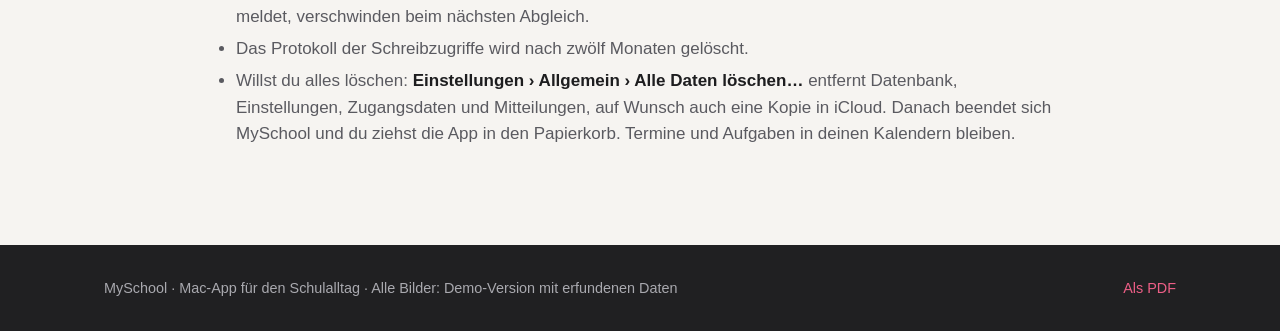
<file: datenschutz.html>
<!doctype html>
<html lang="de-CH" data-theme="light">
<head>
<meta charset="utf-8">
<meta name="viewport" content="width=device-width, initial-scale=1">
<title>MySchool Datenschutz</title>
<meta name="description" content="Welche Daten MySchool speichert, welche den Mac verlassen und wohin.">
<link rel="icon" href="img/icon.png?v=2">
<link rel="apple-touch-icon" href="img/apple-touch-icon.png">
<link rel="stylesheet" href="style.css?v=5">
<style>
  .d-mac { fill: var(--grund); stroke: var(--linie); }
  .d-box { fill: var(--karte); stroke: var(--linie); }
  .d-app { fill: var(--akzent-weich); stroke: var(--akzent); }
  .d-ext { fill: var(--karte); stroke: var(--text-3); }
  .d-opt { fill: var(--karte); stroke: var(--text-3); stroke-dasharray: 5 4; }
  .d-t { fill: var(--text); font: 600 14px -apple-system, BlinkMacSystemFont, sans-serif; }
  .d-s { fill: var(--text-2); font: 12px -apple-system, BlinkMacSystemFont, sans-serif; }
  .d-k { fill: var(--text-3); font: 600 12px -apple-system, BlinkMacSystemFont, sans-serif; letter-spacing: .06em; }
  .d-l { stroke: var(--text-3); stroke-width: 1.5; fill: none; }
  .d-lo { stroke: var(--text-3); stroke-width: 1.5; fill: none; stroke-dasharray: 5 4; }
  .d-la { stroke: var(--akzent); stroke-width: 2; fill: none; }
</style>
</head>
<body>

<header class="kopf">
  <div class="huelle">
    <a class="marke" href="index.html"><img src="img/icon.png?v=2" alt="">MySchool</a>
    <nav class="navi">
      <a href="index.html">Vorstellung</a>
      <a href="anleitung.html">Anleitung</a>
      <a href="datenschutz.html" aria-current="page">Datenschutz</a>
    </nav>
  </div>
</header>

<main class="textseite">
  <div class="huelle">
    <span class="pille moos">Datenschutz</span>
    <h1 style="margin-top:14px">Wohin gehen die Daten?</h1>
    <p>MySchool arbeitet mit Personendaten von Schüler:innen, Eltern und Lehrpersonen. Das ist heikel, darum hier alles offen: was die App speichert, welche Verbindungen nach aussen es gibt und was bewusst auf dem Mac bleibt.</p>

    <h2>Überblick</h2>
    <div class="diagramm">
      <svg viewBox="0 0 860 470" role="img" aria-label="Datenfluss: Die App und ihre Datenbank liegen auf dem Mac. Verbindungen nach aussen gehen zum Intranet, optional verschlüsselt zu iCloud (noch in Abklärung), als Mail an eingeladene Personen und über macOS zu den Kalender-Konten.">
        <rect class="d-mac" x="10" y="10" width="440" height="450" rx="18"/>
        <text class="d-k" x="32" y="40">DEIN MAC</text>

        <rect class="d-app" x="32" y="60" width="190" height="64" rx="12"/>
        <text class="d-t" x="48" y="88">MySchool</text>
        <text class="d-s" x="48" y="108">die App</text>

        <rect class="d-box" x="242" y="60" width="186" height="64" rx="12"/>
        <text class="d-t" x="258" y="88">Datenbank</text>
        <text class="d-s" x="258" y="108">Quelle der Wahrheit</text>
        <path class="d-la" d="M222 92h20"/>

        <rect class="d-box" x="32" y="144" width="190" height="64" rx="12"/>
        <text class="d-t" x="48" y="172">Helfer in der Menüleiste</text>
        <text class="d-s" x="48" y="192">Mitteilungen, Erfassen</text>

        <rect class="d-box" x="242" y="144" width="186" height="64" rx="12"/>
        <text class="d-t" x="258" y="172">Schlüsselbund</text>
        <text class="d-s" x="258" y="192">Passwörter</text>

        <rect class="d-box" x="32" y="228" width="190" height="64" rx="12"/>
        <text class="d-t" x="48" y="256">Apple Intelligence</text>
        <text class="d-s" x="48" y="276">KI auf dem Gerät</text>

        <rect class="d-box" x="242" y="228" width="186" height="64" rx="12"/>
        <text class="d-t" x="258" y="256">Kalender, Kontakte</text>
        <text class="d-s" x="258" y="276">von macOS verwaltet</text>

        <rect class="d-box" x="32" y="312" width="190" height="64" rx="12"/>
        <text class="d-t" x="48" y="340">Apple Mail</text>
        <text class="d-s" x="48" y="360">verschickt Einladungen</text>

        <rect class="d-box" x="242" y="312" width="186" height="64" rx="12"/>
        <text class="d-t" x="258" y="340">Schreib-Protokoll</text>
        <text class="d-s" x="258" y="360">jede Aktion im Intranet</text>

        <text class="d-s" x="32" y="420">Durchgezogen: Normalbetrieb.</text>
        <text class="d-s" x="32" y="440">Gestrichelt: nur, wenn eingeschaltet.</text>

        <!-- externe Ziele -->
        <rect class="d-ext" x="560" y="60" width="290" height="64" rx="12"/>
        <text class="d-t" x="578" y="88">Intranet der Schule</text>
        <text class="d-s" x="578" y="108">Sync und Schreibaktionen</text>
        <path class="d-l" d="M450 92 H560"/>

        <rect class="d-opt" x="560" y="144" width="290" height="64" rx="12"/>
        <text class="d-t" x="578" y="172">iCloud: in Abklärung</text>
        <text class="d-s" x="578" y="192">Geräte-Abgleich, privat, verschlüsselt</text>
        <path class="d-lo" d="M450 176 H560"/>

        <rect class="d-ext" x="560" y="228" width="290" height="64" rx="12"/>
        <text class="d-t" x="578" y="256">Eingeladene Personen</text>
        <text class="d-s" x="578" y="276">Termin-Einladung per Mail</text>
        <path class="d-l" d="M450 260 H560"/>

        <rect class="d-ext" x="560" y="312" width="290" height="64" rx="12"/>
        <text class="d-t" x="578" y="340">Kalender-Konten</text>
        <text class="d-s" x="578" y="360">iCloud, Exchange, Google (via macOS)</text>
        <path class="d-l" d="M450 344 H560"/>
      </svg>
    </div>

    <ul>
      <li><strong>Offline:</strong> Alles geht auch ohne Netz. Das Intranet ist Datenquelle, keine Voraussetzung.</li>
      <li><strong>Keine Drittdienste:</strong> keine Telemetrie, keine Werbe- oder Analyse-Bibliotheken. Daten gehen nur dorthin, wo die Tabelle unten es sagt.</li>
      <li><strong>Schreiben nur bewusst:</strong> Beim ersten Schreiben ins Intranet fragt die App nach und jede Schreibaktion landet in einem Protokoll.</li>
    </ul>

    <h2>Verbindungen nach aussen</h2>
    <div class="tabelle">
      <table>
        <thead><tr><th>Ziel</th><th>Was geht raus</th><th>Wann</th><th>Abschaltbar</th></tr></thead>
        <tbody>
          <tr><td><strong>Intranet der Schule</strong></td><td>Anmeldung; beim Schreiben: Lektionsbestätigung, Absenzen, Hausaufgaben, Noten, Zimmer- und Gerätereservationen</td><td>Sync (stündlich, täglich, wöchentlich) und eigene Schreibaktionen</td><td>Schreiben nur nach Bestätigung, mit Protokoll</td></tr>
          <tr><td><strong>iCloud</strong><br><span class="pille rost">in Abklärung</span></td><td>die ganze Datenbank, in deine private iCloud, jedes Feld verschlüsselt; dazu deine Entscheide zu Terminen abonnierter oder geteilter Kalender, nur als Prüfsumme</td><td>nur wenn eingeschaltet</td><td>ja, standardmässig aus</td></tr>
          <tr><td><strong>Eingeladene Personen</strong></td><td>Titel, Zeit und Ort eines Termins per Mail, verschickt über Apple Mail</td><td>Einladen, Verschieben, Absagen</td><td>nur bei gewählten Personen</td></tr>
          <tr><td><strong>Teams</strong></td><td>Mailadressen in einem Link, der die Teams-App öffnet</td><td>Klick auf „Teams-Chat“</td><td>–</td></tr>
          <tr><td><strong>Karten</strong></td><td>eine Adresse als Link</td><td>Klick auf eine Adresse</td><td>–</td></tr>
          <tr><td><strong>Schulkalender</strong></td><td>nichts Persönliches, nur der Abruf des Kalenders</td><td>täglich</td><td>–</td></tr>
        </tbody>
      </table>
    </div>

    <h2>Was bewusst auf dem Mac bleibt</h2>
    <ul>
      <li><strong>KI:</strong> Notiz-Zusammenfassungen und das Erkennen von Eingaben laufen mit Apple Intelligence auf dem Gerät. Der Text bleibt auf dem Mac.</li>
      <li><strong>Nachteilsausgleiche</strong> bleiben auf dem Mac, auch bei eingeschaltetem iCloud-Abgleich. Jedes Gerät holt sie selbst aus dem Intranet. Den Text gibts nur nach Touch ID.</li>
      <li><strong>Writing Tools</strong> von macOS sind gesperrt. So kann kein Text über sie zu Erweiterungen wie ChatGPT abwandern.</li>
      <li><strong>Kalender und Kontakte</strong> laufen über macOS. Den Abgleich mit den Konten dahinter macht das System, nicht MySchool.</li>
      <li><strong>Zugangsdaten</strong> liegen nur im Schlüsselbund dieses Macs. Anzeigen kannst du sie nur mit Touch ID.</li>
      <li><strong>Mitteilungen</strong> sind lokale Mitteilungen von macOS, ohne Push-Dienst. Auf dem Sperrbildschirm zeigen sie einen Platzhalter statt des Inhalts.</li>
    </ul>

    <h2>Was die App speichert</h2>
    <p>Aus dem Intranet: Klassen, Schüler:innen (Name, Klasse, Mail, Telefon, Adresse, Foto, Geburtstag), Eltern, Lehrpersonen, Stundenplan, Absenzen, Hausaufgaben und Schulkalender. Noten kommen jedes Mal live aus dem Intranet. Gespeichert wird nur ein Schnappschuss pro Semester im Archiv.</p>
    <p>Was du selbst erfasst: Notizen, Listen, Sitzordnungen, Ämtli, Punkte von Prüfungen, Unterrichtsplanung und Einladungen.</p>
    <p>Ausserhalb der Datenbank und darum auch mit iCloud-Abgleich nur auf diesem Mac: Nachteilsausgleiche, Zugangsdaten, die Warteschlange der Schreibaufträge und das Protokoll der Schreibzugriffe.</p>

    <h2>Schutz am Bildschirm</h2>
    <ul>
      <li><strong>Präsentationsmodus:</strong> Liegt ein Fenster auf einem Beamer oder externen Bildschirm, blendet MySchool Noten, Notizen, Absenzen, Fotos, Nachteilsausgleiche und Kontaktdaten aus. Teilst du den Bildschirm oder ein MySchool-Fenster in Teams, schaltet er sich selbst ein. Von Hand geht es jederzeit mit einem Kurzbefehl.</li>
      <li><strong>Touch-ID-Sperre:</strong> Noten, Notizen, Archiv und Schüler:innen öffnen erst nach Touch ID oder dem Mac-Passwort. Sie gehen wieder zu, wenn du den Reiter wechselst, zwei Minuten nichts tust oder den Bildschirm sperrst. Standardmässig an.</li>
      <li><strong>Bildschirmaufnahmen:</strong> Auf Wunsch erscheinen MySchool-Fenster in keiner Aufnahme und keiner Freigabe.</li>
      <li><strong>Kopierte Noten</strong> bleiben auf diesem Mac, erscheinen in keinem Zwischenablage-Verlauf und werden nach drei Minuten geleert.</li>
    </ul>

    <h2>iCloud <span class="pille rost" style="vertical-align:middle">in Abklärung</span></h2>
    <p>Mit dem iCloud-Abgleich hast du MySchool auf mehreren eigenen Geräten. Ob er an der Schule genutzt werden darf, ist noch in Abklärung. Standardmässig ist er aus.</p>
    <p>Eingeschaltet ist jedes Feld der Datenbank verschlüsselt. Lesbar bleiben nur Verknüpfungen zwischen Datensätzen, der Datensatztyp und Zeitstempel. Den Schlüssel hält Apple, ausser du schaltest den erweiterten Datenschutz für iCloud (Advanced Data Protection) ein: Dann ist die Verschlüsselung Ende-zu-Ende und auch Apple kann nichts lesen. Wer den Abgleich nutzen würde, müsste darum auch den erweiterten Datenschutz einschalten.</p>

    <h2>Aufbewahrung</h2>
    <ul>
      <li>MySchool löscht Personendaten nicht von selbst. Ehemalige Schüler:innen und das Noten- und Absenzen-Archiv bleiben, damit du spätere Rückfragen noch beantworten kannst.</li>
      <li>Was aus dem Intranet kommt, folgt dem Intranet: Lektionen, Eltern und Nachteilsausgleiche, die es nicht mehr meldet, verschwinden beim nächsten Abgleich.</li>
      <li>Das Protokoll der Schreibzugriffe wird nach zwölf Monaten gelöscht.</li>
      <li>Willst du alles löschen: <strong>Einstellungen › Allgemein › Alle Daten löschen…</strong> entfernt Datenbank, Einstellungen, Zugangsdaten und Mitteilungen, auf Wunsch auch eine Kopie in iCloud. Danach beendet sich MySchool und du ziehst die App in den Papierkorb. Termine und Aufgaben in deinen Kalendern bleiben.</li>
    </ul>
  </div>
</main>

<footer class="fuss">
  <div class="huelle">
    <span>MySchool · Mac-App für den Schulalltag · Alle Bilder: Demo-Version mit erfundenen Daten</span>
    <span><a href="MySchool-Vorstellung.pdf">Als PDF</a></span>
  </div>
</footer>
</body>
</html>
</file>
<file: style.css>
/* MySchool — Website. Farben aus dem My-Designsystem (~/MySuite), Schema „Fantastic Mr. Fox",
   Akzent Rost-Karmin. --akzent-weich nach my-tokens.css (14 % auf Weiss, 22 % auf #1F1F22),
   --akzent-text = Akzent als Schrift auf Flächen (≥ 4.5:1, dunkel aufgehellt wie in my-tokens.css),
   --akzent-leiste = Dunkel-Akzent für die Leiste, die in beiden Modi dunkel ist. */
:root {
  --akzent: #900B2E;
  --akzent-weich: #F0DDE2;
  --akzent-text: #900B2E;
  --akzent-leiste: #EC5E86;
  --moos: #556E1E;
  --moos-weich: #EAF0DC;
  --himmel: #1B93BE;
  --himmel-weich: #E1F1F7;
  --rost: #B0261F;
  --rost-weich: #F7E1DF;
  --text: #1D1D1F;
  --text-2: #5A5A60;
  --text-3: #8A8A90;
  --flaeche: #FFFFFF;
  --grund: #F6F4F1;
  --karte: #FFFFFF;
  --linie: #E6E2DC;
  --leiste: #202022;
  --schatten: 0 1px 2px rgba(0,0,0,.06), 0 12px 40px rgba(60,40,20,.14);
  --radius: 14px;
  --max: 1120px;
  color-scheme: light;
}
@media (prefers-color-scheme: dark) {
  :root:not([data-theme="light"]) {
    --akzent: #EC5E86; --akzent-weich: #4C2D38; --akzent-text: #F5A6BC;
    --moos: #73942B; --moos-weich: #26301A;
    --himmel: #25ACDD; --himmel-weich: #16303A;
    --rost: #DB605A; --rost-weich: #3A1F1D;
    --text: #F2F2F4; --text-2: #B4B4BA; --text-3: #85858C;
    --flaeche: #19191B; --grund: #121213; --karte: #1F1F22; --linie: #2E2E32;
    --schatten: 0 1px 2px rgba(0,0,0,.4), 0 12px 40px rgba(0,0,0,.5);
    color-scheme: dark;
  }
}

* { box-sizing: border-box; }
html { -webkit-text-size-adjust: 100%; scroll-behavior: smooth; }
body {
  margin: 0; overflow-x: hidden; background: var(--grund); color: var(--text);
  font: 17px/1.55 -apple-system, BlinkMacSystemFont, "SF Pro Text", "Helvetica Neue", Arial, sans-serif;
  -webkit-font-smoothing: antialiased;
}
img { max-width: 100%; height: auto; display: block; }
a { color: var(--akzent); text-decoration: none; }
a:hover { text-decoration: underline; }
h1, h2, h3 { overflow-wrap: break-word; hyphens: auto; font-family: -apple-system, BlinkMacSystemFont, "SF Pro Display", "Helvetica Neue", Arial, sans-serif;
  letter-spacing: -0.02em; line-height: 1.15; margin: 0; }
h1 { font-size: clamp(2.2rem, 5vw, 3.6rem); font-weight: 700; }
h2 { font-size: clamp(1.6rem, 3vw, 2.3rem); font-weight: 700; }
h3 { font-size: 1.2rem; font-weight: 650; }
p { margin: 0; }

.huelle { max-width: var(--max); margin: 0 auto; padding: 0 24px; }

/* Kopf: dunkle Leiste wie die Seitenleiste der App */
.kopf { background: var(--leiste); color: #F2F2F4; position: sticky; top: 0; z-index: 10; }
.kopf .huelle { display: flex; align-items: center; gap: 24px; height: 60px; }
.marke { display: flex; align-items: center; gap: 10px; color: #fff; font-weight: 650; font-size: 1.05rem; }
.marke:hover { text-decoration: none; }
.marke img { width: 24px; height: 24px; border-radius: 6px; }
.navi { display: flex; gap: 4px; margin-left: auto; flex-wrap: wrap; }
.navi a { color: #D8D8DC; padding: 6px 12px; border-radius: 8px; font-size: .95rem; }
.navi a:hover { background: rgba(255,255,255,.08); text-decoration: none; }
.navi a[aria-current="page"] { background: color-mix(in srgb, var(--akzent-leiste) 28%, transparent); color: #FFFFFF; }

/* Pillen wie in der App */
.pille { display: inline-block; padding: 2px 10px; border-radius: 999px; font-size: .8rem; font-weight: 600;
  background: var(--akzent-weich); color: var(--akzent-text); white-space: nowrap; }
.pille.moos { background: var(--moos-weich); color: var(--moos); }
.pille.himmel { background: var(--himmel-weich); color: var(--himmel); }
.pille.rost { background: var(--rost-weich); color: var(--rost); }

/* Held */
.held { padding: 72px 0 40px; text-align: center; }
.held .pille { margin-bottom: 18px; }
.held h1 span { color: var(--akzent); }
.held .lead { font-size: clamp(1.1rem, 2vw, 1.3rem); color: var(--text-2); max-width: 720px; margin: 20px auto 0; }
.knoepfe { display: flex; gap: 12px; justify-content: center; margin-top: 28px; flex-wrap: wrap; }
.knopf { display: inline-flex; align-items: center; gap: 8px; padding: 10px 20px; border-radius: 10px; font-weight: 600;
  background: var(--akzent); color: #fff; }
.knopf:hover { text-decoration: none; filter: brightness(1.06); }
.knopf.leise { background: var(--akzent-weich); color: var(--akzent-text); }

/* Fenster-Rahmen für Screenshots */
.fenster { border-radius: 12px; overflow: hidden; box-shadow: var(--schatten); background: var(--flaeche);
  border: 1px solid var(--linie); }
.held .fenster { margin-top: 48px; }

/* Abschnitte */
.abschnitt { padding: 72px 0; }
.abschnitt.hell { background: var(--flaeche); }
.kicker { color: var(--akzent); font-weight: 650; font-size: .85rem; text-transform: uppercase; letter-spacing: .08em; margin-bottom: 10px; }
.abschnitt-kopf { max-width: 760px; margin-bottom: 40px; }
.abschnitt-kopf p { color: var(--text-2); margin-top: 14px; font-size: 1.08rem; }

.zwei { display: grid; grid-template-columns: minmax(0,1fr) minmax(0,1fr); gap: 28px; }
.drei { display: grid; grid-template-columns: repeat(3, minmax(0,1fr)); gap: 20px; }
.karte { background: var(--karte); border: 1px solid var(--linie); border-radius: var(--radius); padding: 24px; }
.karte h3 { margin-bottom: 8px; }
.karte p { color: var(--text-2); }
.karte .symbol { width: 40px; height: 40px; border-radius: 10px; display: grid; place-items: center;
  background: var(--akzent-weich); color: var(--akzent-text); margin-bottom: 14px; }
.karte .symbol svg { width: 22px; height: 22px; }
.karte.moos .symbol { background: var(--moos-weich); color: var(--moos); }
.karte.himmel .symbol { background: var(--himmel-weich); color: var(--himmel); }
.karte.rost .symbol { background: var(--rost-weich); color: var(--rost); }

/* Funktion: Text + Bild */
.funktion { display: grid; grid-template-columns: minmax(0,5fr) minmax(0,7fr); gap: 48px; align-items: center; padding: 40px 0; }
.abschnitt-kopf + .funktion { padding-top: 0; }
.funktion.umgekehrt { grid-template-columns: minmax(0,7fr) minmax(0,5fr); }
.funktion.umgekehrt .text { order: 2; }
.funktion .text h3 { font-size: 1.6rem; margin-bottom: 12px; }
.funktion .text p { color: var(--text-2); }
.funktion ul { margin: 16px 0 0; padding: 0; list-style: none; }
.funktion li { padding: 6px 0 6px 26px; position: relative; color: var(--text-2); }
.funktion li::before { content: ""; position: absolute; left: 4px; top: 14px; width: 8px; height: 8px; border-radius: 50%;
  background: var(--akzent); }

/* Kombi-Karten („Mehr als die Summe der Daten") */
.karte.kombi { display: flex; flex-direction: column; }
.karte.kombi p { flex: 1; }
.quellen { display: flex; flex-wrap: wrap; gap: 6px; margin-top: 14px; }
.quellen .pille { font-size: .72rem; }

/* Vorher / Nachher */
.vergleich { display: grid; grid-template-columns: minmax(0,1fr) minmax(0,1fr); gap: 28px; }
.vergleich figure { margin: 0; }
.vergleich figcaption { margin-top: 12px; color: var(--text-2); font-size: .95rem; display: flex; gap: 8px; align-items: center; }

/* Tastenkürzel */
kbd { font: 600 .85em -apple-system, BlinkMacSystemFont, sans-serif; background: var(--karte); border: 1px solid var(--linie);
  border-bottom-width: 2px; border-radius: 6px; padding: 1px 6px; color: var(--text); }

/* Liste „nicht" */
.nicht { display: grid; grid-template-columns: repeat(2, minmax(0,1fr)); gap: 16px; }
.nicht div { display: flex; gap: 14px; align-items: flex-start; }
.nicht b { display: block; }
.nicht span { color: var(--text-2); }
.nicht .x { flex: none; width: 28px; height: 28px; border-radius: 50%; background: var(--rost-weich); color: var(--rost);
  display: grid; place-items: center; font-weight: 700; }

/* Text-Seiten (Datenschutz, Anleitung) */
.textseite { padding: 56px 0 80px; }
.textseite .huelle { max-width: 900px; }
.textseite h1 { font-size: clamp(2rem, 4vw, 2.8rem); margin-bottom: 14px; }
.textseite h2 { font-size: 1.5rem; margin: 48px 0 14px; }
.textseite p, .textseite li { color: var(--text-2); }
.textseite p + p { margin-top: 12px; }
.textseite ul { padding-left: 22px; }
.textseite li { margin: 6px 0; }
.textseite strong { color: var(--text); }
table { width: 100%; border-collapse: collapse; background: var(--karte); border: 1px solid var(--linie);
  border-radius: var(--radius); overflow: hidden; font-size: .95rem; }
th, td { text-align: left; padding: 12px 14px; border-bottom: 1px solid var(--linie); vertical-align: top; }
th { background: var(--grund); font-weight: 650; color: var(--text); }
td { color: var(--text-2); }
tr:last-child td { border-bottom: 0; }
.tabelle { overflow-x: auto; }
.diagramm { background: var(--karte); border: 1px solid var(--linie); border-radius: var(--radius); padding: 24px; }
.diagramm svg { width: 100%; height: auto; display: block; }
.hinweis { background: var(--akzent-weich); border-radius: var(--radius); padding: 16px 20px; color: var(--text); margin: 20px 0; }

/* Fuss */
.fuss { background: var(--leiste); color: #A9A9AF; padding: 32px 0; font-size: .9rem; }
.fuss .huelle { display: flex; justify-content: space-between; gap: 16px; flex-wrap: wrap; }
.fuss a { color: var(--akzent-leiste); }

@media screen and (max-width: 860px) {
  .zwei, .drei, .vergleich, .nicht, .funktion, .funktion.umgekehrt { grid-template-columns: minmax(0,1fr); }
  .funktion.umgekehrt .text { order: 0; }
  .funktion { gap: 24px; }
  .abschnitt { padding: 52px 0; }
  .huelle { padding: 0 16px; }
  .kopf .huelle { height: auto; padding-top: 10px; padding-bottom: 10px; flex-wrap: wrap; gap: 8px; }
  .navi { margin-left: 0; }
}

/* Druck / PDF */
@media print {
  @page { size: A4; margin: 14mm 14mm; }
  :root { --grund: #fff; }
  body { font-size: 11pt; background: #fff; }
  .kopf, .knoepfe, .nur-web { display: none !important; }
  .held { padding: 0 0 12px; }
  .abschnitt { padding: 20px 0; }
  .abschnitt.hell { background: #fff; }
  .funktion, .vergleich figure, .karte, .fenster, table, .diagramm { break-inside: avoid; }
  h1 { font-size: 26pt; } h2 { font-size: 17pt; }
  h2, .abschnitt-kopf, .kicker { break-after: avoid; }
  .vergleich, .nicht, .drei { break-inside: avoid; }
  .abschnitt > .huelle { break-inside: avoid; }
  .held .lead, .abschnitt-kopf p { font-size: 11pt; }
  .held .fenster { margin-top: 18px; }
  .abschnitt-kopf { margin-bottom: 16px; }
  .funktion { gap: 22px; padding: 14px 0; }
  .funktion .text h3 { font-size: 14pt; }
  .funktion li { padding: 2px 0 2px 20px; }
  .funktion li::before { top: 9px; }
  .drei { gap: 10px; }
  .karte { padding: 12px 14px; }
  .karte .symbol { width: 28px; height: 28px; margin-bottom: 6px; }
  .karte .symbol svg { width: 16px; height: 16px; }
  .fenster { box-shadow: none; }
  .seitenumbruch { break-before: page; }
  .fuss { background: #fff; color: #666; border-top: 1px solid #ddd; }
  .fuss a { color: #666; }
  a { color: inherit; }
}

/* Anleitung: Inhaltsverzeichnis links (sticky), Text rechts */
.anleitung { padding: 56px 0 80px; }
.anleitung-raster { display: grid; grid-template-columns: 220px minmax(0,1fr); gap: 48px; align-items: start; }
.inhalt { position: sticky; top: 84px; font-size: .92rem; }
.inhalt summary { font-weight: 650; color: var(--text); cursor: pointer; list-style: none; margin-bottom: 8px; }
.inhalt summary::-webkit-details-marker { display: none; }
.inhalt ol { list-style: none; margin: 0; padding: 0; border-left: 1px solid var(--linie); }
.inhalt li a { display: block; padding: 4px 0 4px 14px; color: var(--text-2); margin-left: -1px; border-left: 2px solid transparent; }
.inhalt li a:hover { color: var(--akzent-text); border-left-color: var(--akzent); text-decoration: none; }
.anleitung .text { max-width: 820px; }
.anleitung h1 { font-size: clamp(2rem, 4vw, 2.8rem); margin-bottom: 14px; }
.anleitung .einleitung { color: var(--text-2); font-size: 1.08rem; }
.anleitung section { scroll-margin-top: 80px; padding-top: 8px; }
.anleitung h2 { font-size: 1.6rem; margin: 56px 0 14px; padding-top: 24px; border-top: 1px solid var(--linie); }
.anleitung h3 { margin: 28px 0 10px; }
.anleitung p, .anleitung li, .anleitung dd { color: var(--text-2); }
.anleitung p + p { margin-top: 12px; }
.anleitung b, .anleitung strong { color: var(--text); font-weight: 600; }
.anleitung ul { padding-left: 22px; margin: 10px 0; }
.anleitung ul li { margin: 6px 0; }
.anleitung figure.fenster { margin: 22px 0; }
.anleitung .vergleich { margin: 22px 0; }
.anleitung code { font: .88em ui-monospace, "SF Mono", Menlo, monospace; background: var(--grund); border: 1px solid var(--linie);
  border-radius: 6px; padding: 1px 6px; color: var(--text); white-space: nowrap; }
.anleitung td code { white-space: normal; }

/* Nummerierte Schritte */
.schritte { list-style: none; counter-reset: schritt; margin: 12px 0; padding: 0; }
.schritte li { counter-increment: schritt; position: relative; padding: 6px 0 6px 40px; }
.schritte li::before { content: counter(schritt); position: absolute; left: 0; top: 5px; width: 26px; height: 26px; border-radius: 50%;
  background: var(--akzent-weich); color: var(--akzent-text); font-weight: 650; font-size: .85rem; display: grid; place-items: center; }

.tipp { background: var(--moos-weich); border-radius: var(--radius); padding: 14px 18px; margin: 18px 0 !important; color: var(--text) !important; }
.kuerzel { margin: 16px 0; }
.kuerzel td:first-child { white-space: nowrap; width: 1%; }
.kuerzel td:first-child kbd { margin: 1px 0; }
.tastenkombi { white-space: nowrap; display: inline-block; }
.beispiele { margin: 16px 0; }
.beispiele td:first-child { width: 44%; }
.faq dt { font-weight: 650; color: var(--text); margin-top: 18px; }
.faq dd { margin: 4px 0 0; }

@media screen and (max-width: 860px) {
  .anleitung { padding-top: 32px; }
  .anleitung-raster { grid-template-columns: minmax(0,1fr); gap: 24px; }
  .inhalt { position: static; background: var(--karte); border: 1px solid var(--linie); border-radius: var(--radius); padding: 14px 16px; }
  .inhalt summary { margin-bottom: 0; }
  .inhalt details[open] summary { margin-bottom: 8px; }
  .kuerzel td:first-child { white-space: normal; }
}
@media print {
  .inhalt { display: none; }
  .anleitung-raster { display: block; }
  .anleitung h2 { break-after: avoid; }
}
</file>
